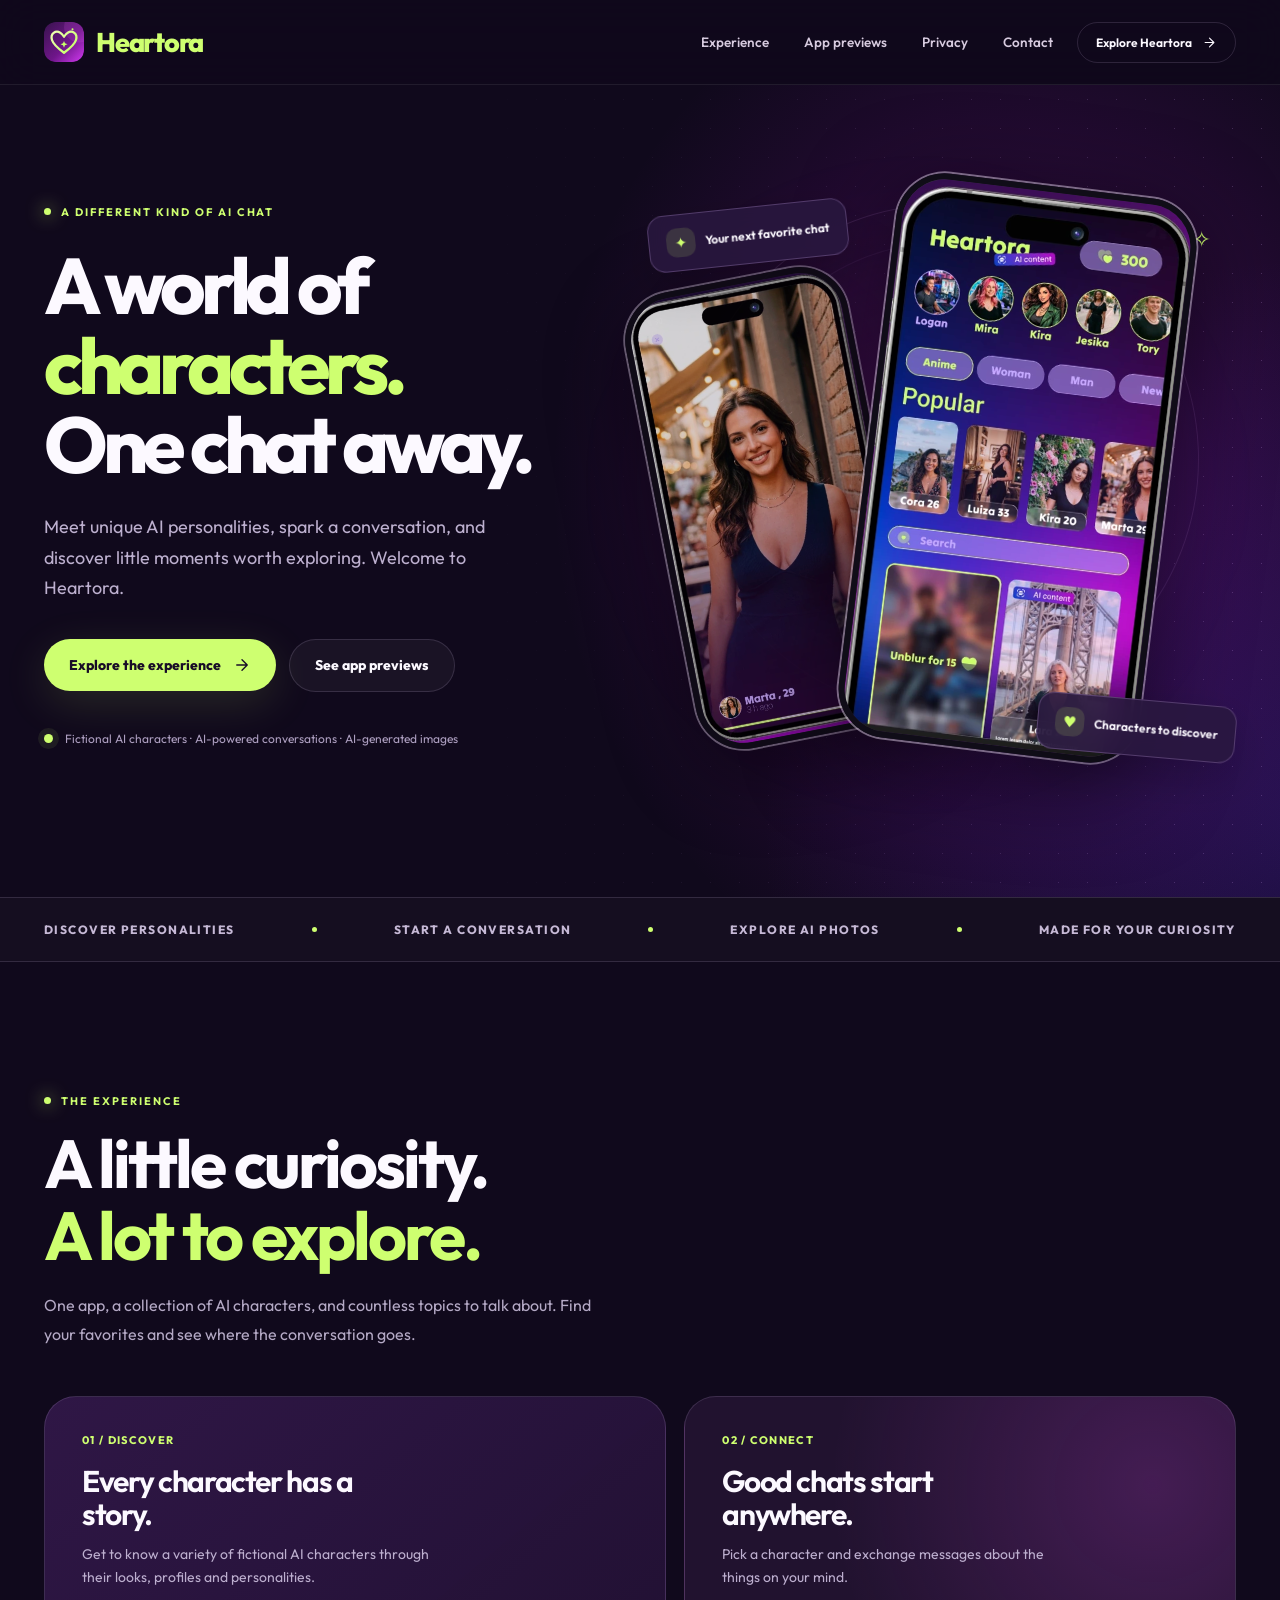
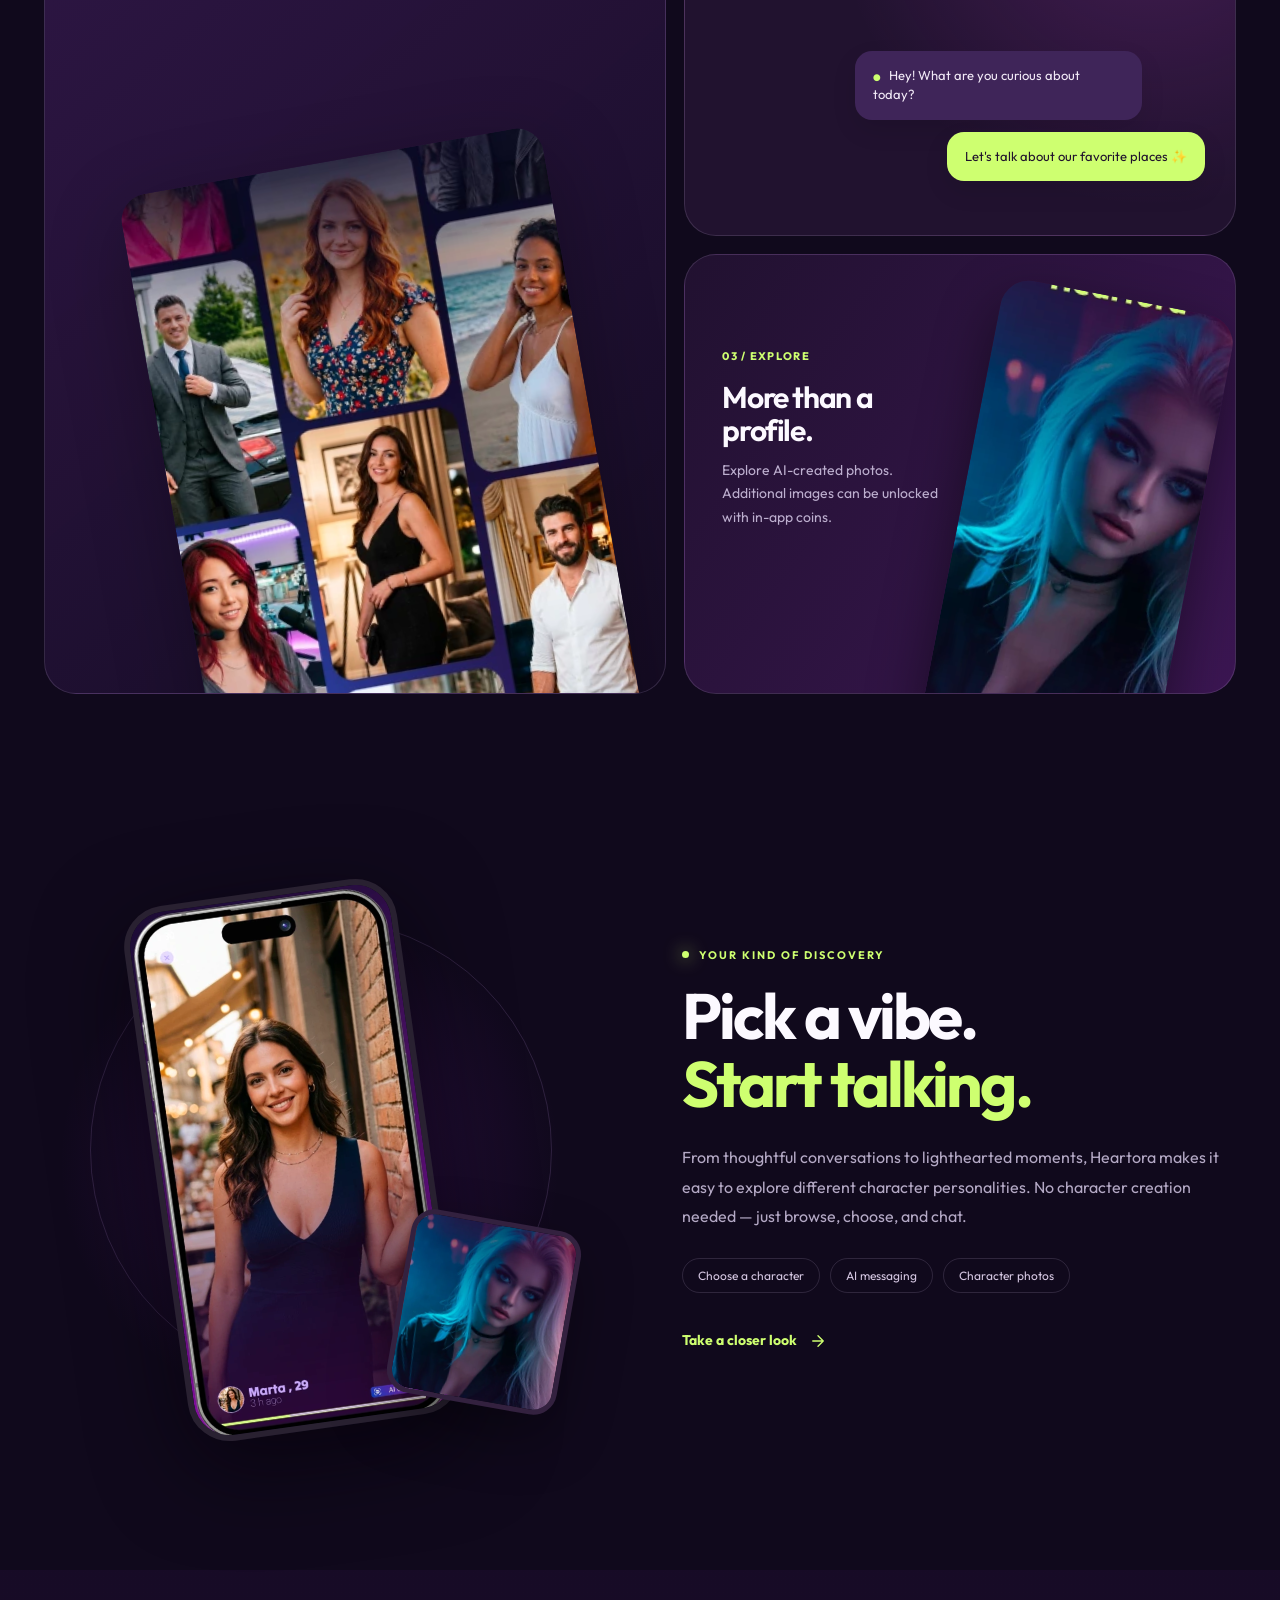
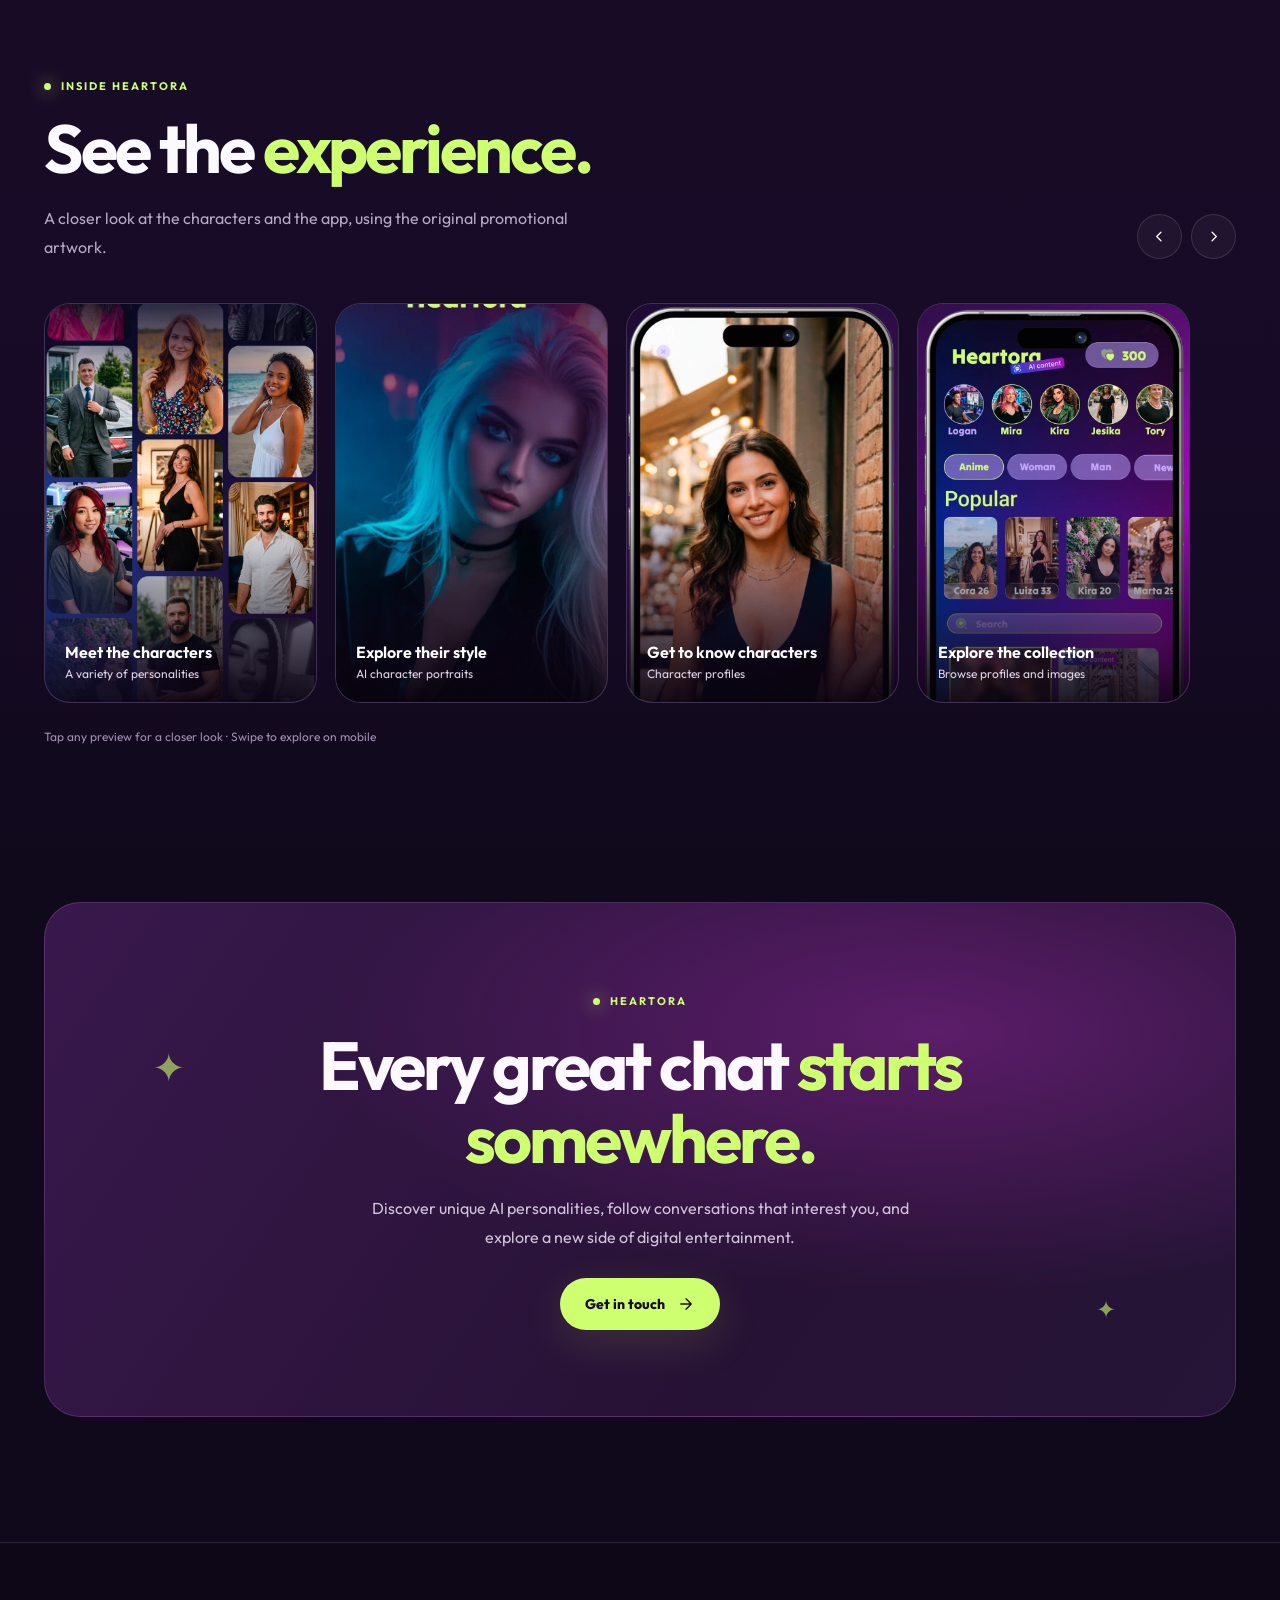
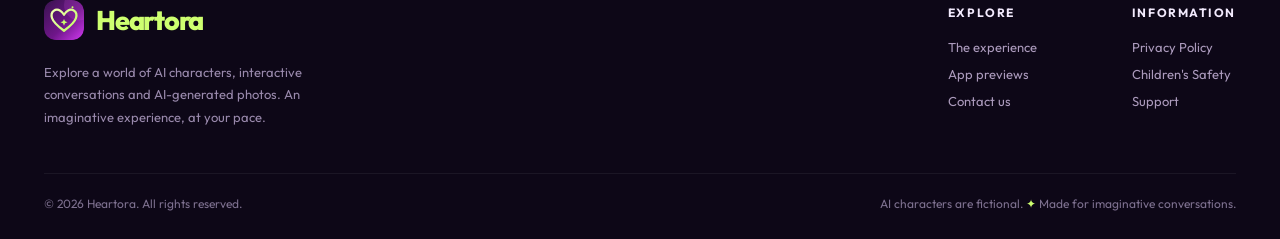
<file: index.html>
<!doctype html>
<html lang="en">
<head>
  <meta charset="utf-8">
  <meta name="viewport" content="width=device-width,initial-scale=1,viewport-fit=cover"/>
  <meta name="theme-color" content="#10091c"/>
  <meta name="color-scheme" content="dark"/>
  <title>Heartora — A World of AI Characters</title>
  <meta name="description" content="Meet AI characters, explore their personalities, enjoy interactive conversations and browse AI-generated photos in Heartora."/>
  <meta property="og:type" content="website"/>
  <meta property="og:site_name" content="Heartora"/>
  <meta property="og:title" content="Heartora — A World of AI Characters"/>
  <meta property="og:description" content="Meet AI characters, explore their personalities, enjoy interactive conversations and browse AI-generated photos in Heartora."/>
  <meta property="og:image" content="/assets/img/social-preview.jpg"/>
  <meta name="twitter:card" content="summary_large_image"/>
  <link rel="icon" type="image/svg+xml" href="/assets/img/brand-mark.svg"/>
  <link rel="icon" type="image/png" href="/assets/img/favicon.png"/>
  <link rel="apple-touch-icon" href="/assets/img/apple-touch-icon.png"/>
  <link rel="preconnect" href="https://fonts.googleapis.com"/>
  <link rel="preconnect" href="https://fonts.gstatic.com" crossorigin/>
  <link rel="stylesheet" href="/assets/css/style.css"/>
  <script src="/assets/js/site-config.js" defer></script>
  <script src="/assets/js/main.js" defer></script>
</head>
<body>
  <a class="skip-link" href="#main">Skip to content</a>
  <header class="site-header">
    <div class="container header-inner">
      <a class="logo" href="/" aria-label="Heartora home">
        <img class="logo-icon" src="/assets/img/brand-mark.svg" alt="" width="40" height="40"/>
        <span class="logo-text">Heartora</span>
      </a>
      <nav class="nav" id="primary-nav" aria-label="Main navigation">
        <a href="/#experience">Experience</a>
        <a href="/#previews">App previews</a>
        <a href="/privacy-policy" >Privacy</a>
        <a href="/contact-us" >Contact</a>
      </nav>
      <a class="header-action" data-store-cta href="/#experience">
        Explore Heartora
        <svg aria-hidden="true" viewBox="0 0 24 24" fill="none" stroke="currentColor" stroke-width="1.8" stroke-linecap="round" stroke-linejoin="round"><path d="M5 12h14m-7-7 7 7-7 7"/></svg>
      </a>
      <button class="menu-toggle" type="button" aria-label="Open menu" aria-controls="primary-nav" aria-expanded="false">
        <svg class="hamburger" viewBox="0 0 24 24" fill="none" stroke="currentColor" stroke-width="2" stroke-linecap="round"><path d="M4 7h16M4 12h16M4 17h16"/></svg>
        <svg class="x" viewBox="0 0 24 24" fill="none" stroke="currentColor" stroke-width="2" stroke-linecap="round"><path d="M5 5l14 14M19 5 5 19"/></svg>
      </button>
    </div>
  </header>
  <main id="main">
    <section class="hero">
      <div class="container hero-grid">
        <div class="hero-copy">
          <div class="eyebrow"><span class="dot"></span> A DIFFERENT KIND OF AI CHAT</div>
          <h1><span class="line">A world of</span><span class="line display-accent">characters.</span><span class="line">One chat away.</span></h1>
          <p class="lead">Meet unique AI personalities, spark a conversation, and discover little moments worth exploring. Welcome to Heartora.</p>
          <div class="hero-actions">
            <a class="button button-primary" data-store-cta href="#experience">Explore the experience <svg aria-hidden="true" viewBox="0 0 24 24" fill="none" stroke="currentColor" stroke-width="1.8" stroke-linecap="round" stroke-linejoin="round"><path d="M5 12h14m-7-7 7 7-7 7"/></svg></a>
            <a class="button button-outline" href="#previews">See app previews</a>
          </div>
          <div class="hero-proof"><span class="proof-dot"></span><span>Fictional AI characters · AI-powered conversations · AI-generated images</span></div>
        </div>
        <div class="hero-stage" aria-label="Heartora app screenshots featuring character profiles and the character browser">
          <div class="stage-orbit"></div>
          <div class="stage-glow"></div>
          <div class="phone phone-secondary"><img src="/assets/img/marta-preview.webp" alt="Preview of a Heartora AI character profile" fetchpriority="high"/></div>
          <div class="phone phone-main"><img src="/assets/img/discover-preview.webp" alt="Heartora app preview showing a gallery of available AI characters" fetchpriority="high"/></div>
          <div class="floating-note note-one"><span class="note-icon">✦</span> Your next favorite chat</div>
          <div class="floating-note note-two"><span class="note-icon">♥</span> Characters to discover</div>
          <span class="star star-one" aria-hidden="true">✧</span>
          <span class="star star-two" aria-hidden="true">✦</span>
        </div>
      </div>
    </section>
    <div class="marquee-line">
      <div class="container marquee-inner">
        <span>Discover personalities</span><i></i><span>Start a conversation</span><i></i><span>Explore AI photos</span><i></i><span>Made for your curiosity</span>
      </div>
    </div>
    <section class="section" id="experience">
      <div class="container">
        <div class="section-head reveal">
          <span class="eyebrow"><span class="dot"></span> THE EXPERIENCE</span>
          <h2 class="section-title">A little curiosity.<br/><span class="display-accent">A lot to explore.</span></h2>
          <p class="section-intro">One app, a collection of AI characters, and countless topics to talk about. Find your favorites and see where the conversation goes.</p>
        </div>
        <div class="feature-grid">
          <article class="feature-card large reveal">
            <div class="feature-copy">
              <div class="feature-count">01 / DISCOVER</div>
              <h3>Every character has a story.</h3>
              <p>Get to know a variety of fictional AI characters through their looks, profiles and personalities.</p>
            </div>
            <div class="feature-media"><img src="/assets/img/characters-collage.webp" alt="A collage of different Heartora characters from the app's original promo artwork" loading="lazy"/></div>
          </article>
          <article class="feature-card chat-card reveal delay-1">
            <div class="feature-copy">
              <div class="feature-count">02 / CONNECT</div>
              <h3>Good chats start anywhere.</h3>
              <p>Pick a character and exchange messages about the things on your mind.</p>
            </div>
            <div class="chat-window" aria-label="Illustrative example of an AI conversation">
              <div class="chat-message ai">Hey! What are you curious about today?</div>
              <div class="chat-message user">Let's talk about our favorite places ✨</div>
            </div>
          </article>
          <article class="feature-card photo-card reveal delay-2">
            <div class="feature-copy">
              <div class="feature-count">03 / EXPLORE</div>
              <h3>More than a profile.</h3>
              <p>Explore AI-created photos. Additional images can be unlocked with in-app coins.</p>
            </div>
            <div class="photo-thumb"><img src="/assets/img/neon-character.webp" alt="An AI character portrait from the supplied Heartora onboarding artwork" loading="lazy"/></div>
          </article>
        </div>
      </div>
    </section>
    <section class="spotlight">
      <div class="container spotlight-inner">
        <div class="spotlight-visual reveal">
          <div class="spotlight-shot"><img src="/assets/img/marta-preview.webp" alt="AI character photo preview from Heartora" loading="lazy"/></div>
          <div class="spotlight-mini"><img src="/assets/img/neon-character.webp" alt="Second AI character portrait from Heartora" loading="lazy"/></div>
        </div>
        <div class="spotlight-copy reveal delay-1">
          <div class="eyebrow"><span class="dot"></span> YOUR KIND OF DISCOVERY</div>
          <h2 class="section-title">Pick a vibe.<br/><span class="display-accent">Start talking.</span></h2>
          <p>From thoughtful conversations to lighthearted moments, Heartora makes it easy to explore different character personalities. No character creation needed — just browse, choose, and chat.</p>
          <div class="pill-row"><span class="pill">Choose a character</span><span class="pill">AI messaging</span><span class="pill">Character photos</span></div>
          <a class="button button-minor" href="#previews">Take a closer look <svg aria-hidden="true" viewBox="0 0 24 24" fill="none" stroke="currentColor" stroke-width="1.8" stroke-linecap="round" stroke-linejoin="round"><path d="M5 12h14m-7-7 7 7-7 7"/></svg></a>
        </div>
      </div>
    </section>
    <section class="gallery-section" id="previews">
      <div class="container">
        <div class="gallery-top">
          <div class="section-head reveal">
            <span class="eyebrow"><span class="dot"></span> INSIDE HEARTORA</span>
            <h2 class="section-title">See the <span class="display-accent">experience.</span></h2>
            <p class="section-intro">A closer look at the characters and the app, using the original promotional artwork.</p>
          </div>
          <div class="gallery-controls">
            <button class="icon-button" type="button" data-scroll="prev" aria-label="Previous previews"><svg aria-hidden="true" viewBox="0 0 24 24" fill="none" stroke="currentColor" stroke-width="1.8" stroke-linecap="round" stroke-linejoin="round"><path d="m14 6-6 6 6 6"/></svg></button>
            <button class="icon-button" type="button" data-scroll="next" aria-label="Next previews"><svg aria-hidden="true" viewBox="0 0 24 24" fill="none" stroke="currentColor" stroke-width="1.8" stroke-linecap="round" stroke-linejoin="round"><path d="m10 6 6 6-6 6"/></svg></button>
          </div>
        </div>
        <div class="gallery-track" id="gallery-track" tabindex="0" aria-label="Heartora app preview gallery">
          <button class="gallery-tile" type="button" data-preview="/assets/img/characters-collage.webp" data-caption="Meet the characters"><img src="/assets/img/characters-collage.webp" alt="Collage of available character portraits" loading="lazy"/><span class="gallery-caption"><strong>Meet the characters</strong><small>A variety of personalities</small></span></button>
          <button class="gallery-tile" type="button" data-preview="/assets/img/neon-character.webp" data-caption="Explore their style"><img src="/assets/img/neon-character.webp" alt="Neon-lit character portrait from Heartora" loading="lazy"/><span class="gallery-caption"><strong>Explore their style</strong><small>AI character portraits</small></span></button>
          <button class="gallery-tile" type="button" data-preview="/assets/img/marta-preview.webp" data-caption="Get to know characters"><img src="/assets/img/marta-preview.webp" alt="AI character profile in the Heartora app" loading="lazy"/><span class="gallery-caption"><strong>Get to know characters</strong><small>Character profiles</small></span></button>
          <button class="gallery-tile" type="button" data-preview="/assets/img/discover-preview.webp" data-caption="Explore the collection"><img src="/assets/img/discover-preview.webp" alt="Heartora character browsing screen" loading="lazy"/><span class="gallery-caption"><strong>Explore the collection</strong><small>Browse profiles and images</small></span></button>
        </div>
        <p class="gallery-hint">Tap any preview for a closer look · Swipe to explore on mobile</p>
      </div>
    </section>
    <section class="cta-wrap">
      <div class="container">
        <div class="cta-panel reveal">
          <span class="eyebrow"><span class="dot"></span> HEARTORA</span>
          <h2>Every great chat <span class="display-accent">starts somewhere.</span></h2>
          <p>Discover unique AI personalities, follow conversations that interest you, and explore a new side of digital entertainment.</p>
          <a class="button button-primary" data-store-cta href="/contact-us">Get in touch <svg aria-hidden="true" viewBox="0 0 24 24" fill="none" stroke="currentColor" stroke-width="1.8" stroke-linecap="round" stroke-linejoin="round"><path d="M5 12h14m-7-7 7 7-7 7"/></svg></a>
        </div>
      </div>
    </section>
    <dialog class="preview-dialog" id="preview-dialog" aria-label="App preview">
      <div class="dialog-top">
        <strong id="dialog-caption">Heartora preview</strong>
        <button class="dialog-close" type="button" id="dialog-close" aria-label="Close preview">×</button>
      </div>
      <img id="dialog-image" alt="Enlarged Heartora app preview" src="/assets/img/marta-preview.webp"/>
    </dialog>
  </main>
  <footer class="site-footer">
    <div class="container">
      <div class="footer-main">
        <div class="footer-brand">
          <a class="logo" href="/" aria-label="Heartora home">
            <img class="logo-icon" src="/assets/img/brand-mark.svg" alt="" width="40" height="40"/>
            <span class="logo-text">Heartora</span>
          </a>
          <p>Explore a world of AI characters, interactive conversations and AI-generated photos. An imaginative experience, at your pace.</p>
        </div>
        <div class="footer-columns">
          <div class="footer-group">
            <h4>Explore</h4>
            <a href="/#experience">The experience</a>
            <a href="/#previews">App previews</a>
            <a href="/contact-us">Contact us</a>
          </div>
          <div class="footer-group">
            <h4>Information</h4>
            <a href="/privacy-policy">Privacy Policy</a>
            <a href="/children">Children's Safety</a>
            <a href="/contact-us">Support</a>
          </div>
        </div>
      </div>
      <div class="footer-bottom">
        <span>© <span data-year>2026</span> Heartora. All rights reserved.</span>
        <span>AI characters are fictional. <span class="mark">✦</span> Made for imaginative conversations.</span>
      </div>
    </div>
  </footer>
</body>
</html>
</file>
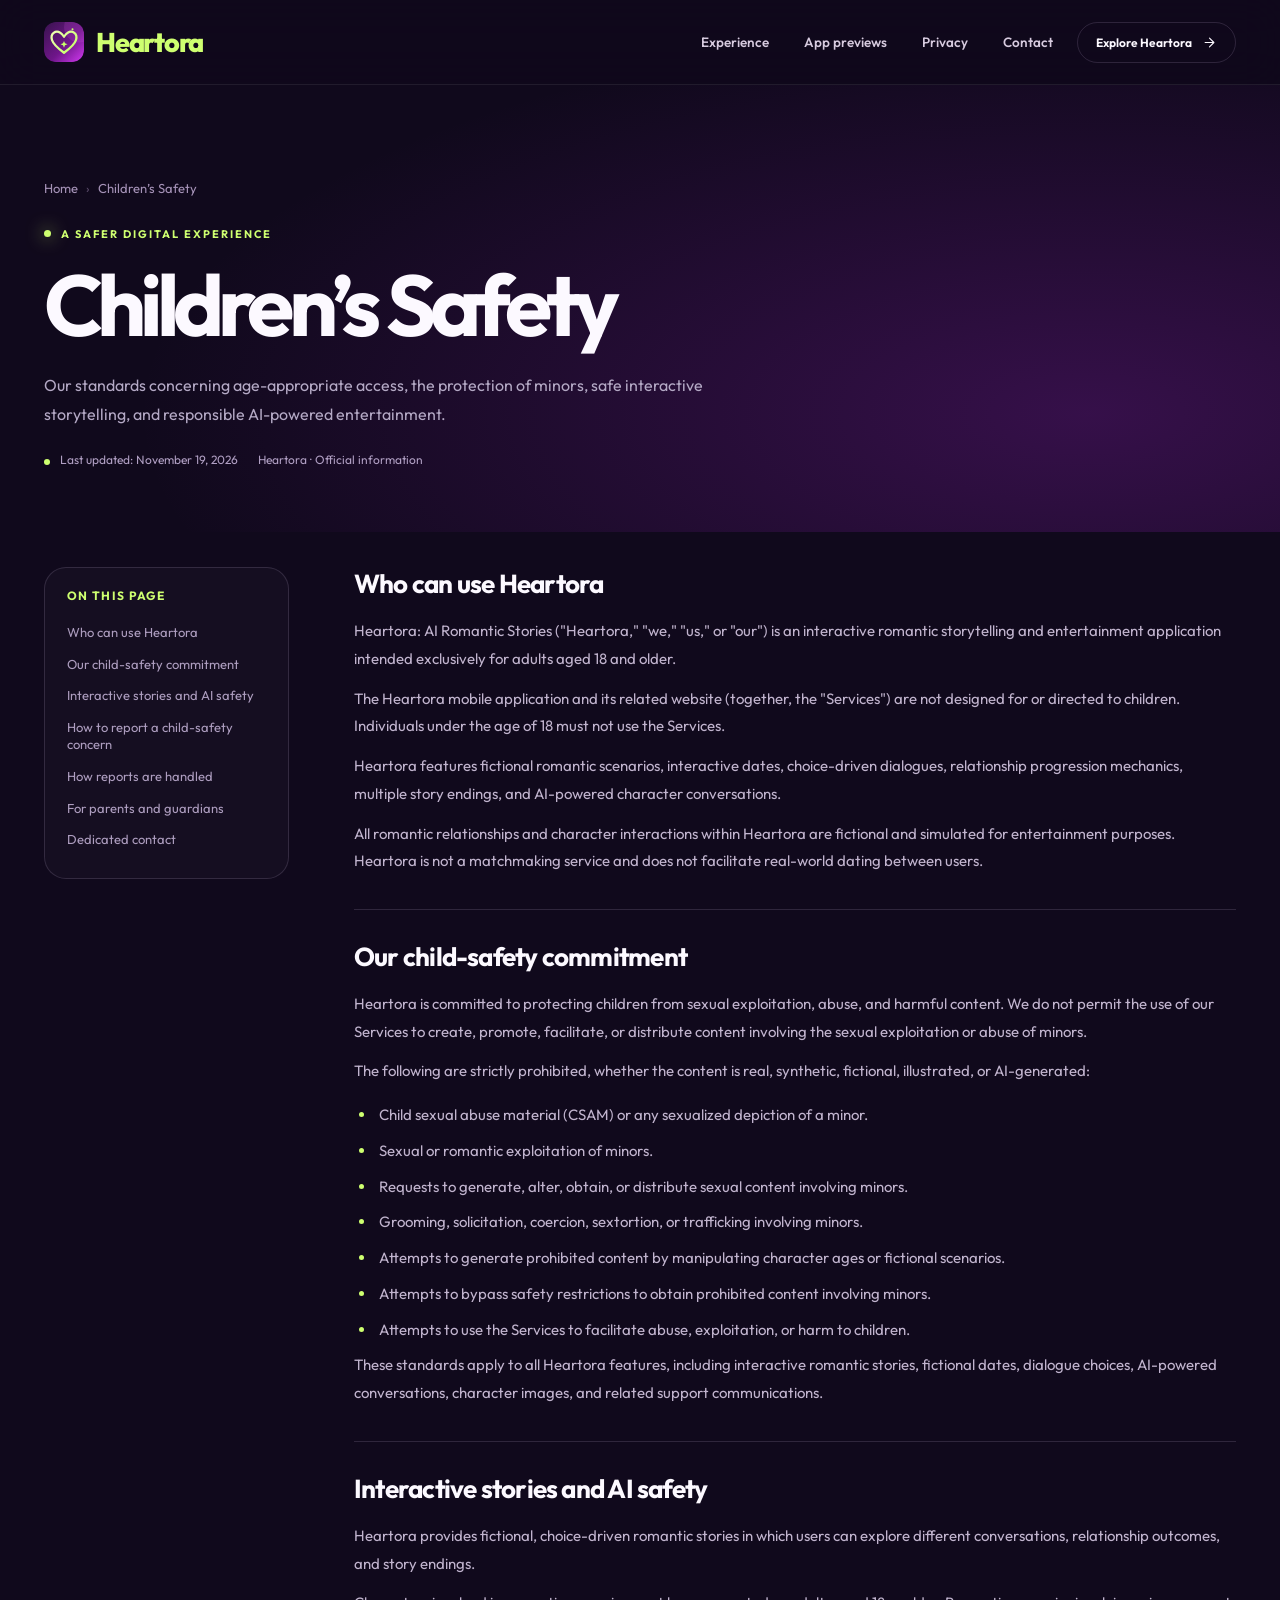
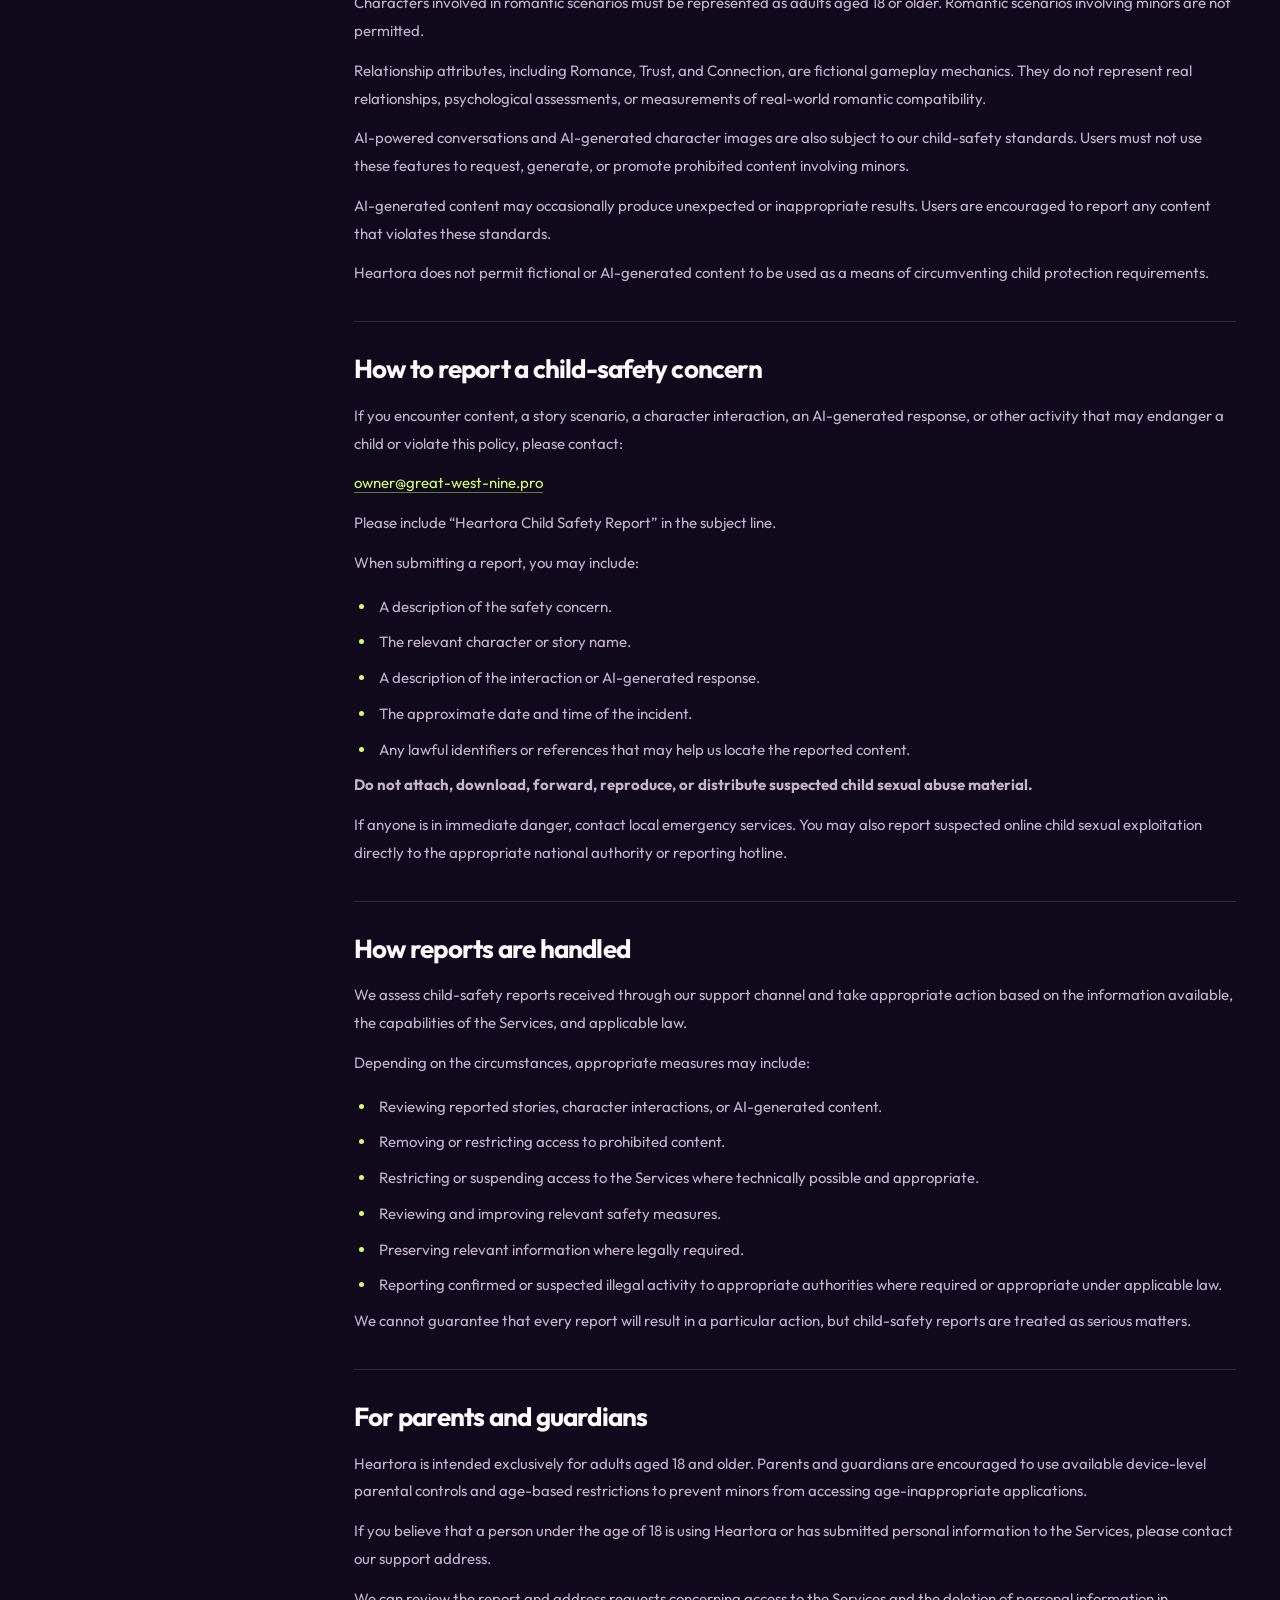
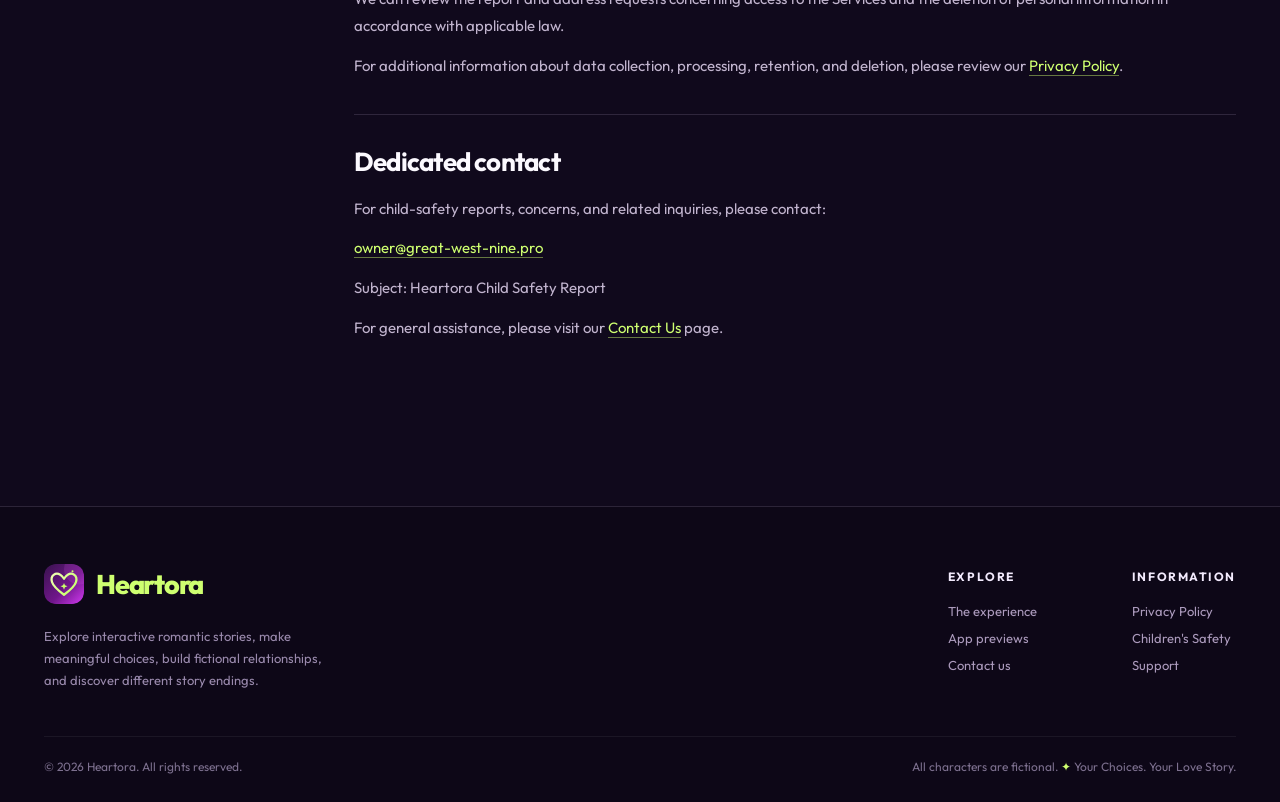
<file: children/index.html>
<!doctype html>
<html lang="en">
<head>
  <meta charset="utf-8">
  <meta name="viewport" content="width=device-width,initial-scale=1,viewport-fit=cover"/>
  <meta name="theme-color" content="#10091c"/>
  <meta name="color-scheme" content="dark"/>
  <title>Children’s Safety | Heartora</title>
  <meta name="description" content="Learn about Heartora: AI Romantic Stories, our age requirements, child protection standards, and how to report child-safety concerns."/>
  <meta property="og:type" content="website"/>
  <meta property="og:site_name" content="Heartora"/>
  <meta property="og:title" content="Children’s Safety | Heartora"/>
  <meta property="og:description" content="Heartora's age requirements, child protection standards, and safety policies for interactive romantic stories and AI-powered conversations."/>
  <meta property="og:image" content="/assets/img/social-preview.jpg"/>
  <meta name="twitter:card" content="summary_large_image"/>
  <link rel="icon" type="image/svg+xml" href="/assets/img/brand-mark.svg"/>
  <link rel="icon" type="image/png" href="/assets/img/favicon.png"/>
  <link rel="apple-touch-icon" href="/assets/img/apple-touch-icon.png"/>
  <link rel="preconnect" href="https://fonts.googleapis.com"/>
  <link rel="preconnect" href="https://fonts.gstatic.com" crossorigin/>
  <link rel="stylesheet" href="/assets/css/style.css"/>
  <script src="/assets/js/site-config.js" defer></script>
  <script src="/assets/js/main.js" defer></script>
</head>
<body>
  <a class="skip-link" href="#main">Skip to content</a>
  <header class="site-header">
    <div class="container header-inner">
      <a class="logo" href="/" aria-label="Heartora home">
        <img class="logo-icon" src="/assets/img/brand-mark.svg" alt="" width="40" height="40"/>
        <span class="logo-text">Heartora</span>
      </a>

      <nav class="nav" id="primary-nav" aria-label="Main navigation">
        <a href="/#experience">Experience</a>
        <a href="/#previews">App previews</a>
        <a href="/privacy-policy">Privacy</a>
        <a href="/contact-us">Contact</a>
      </nav>

      <a class="header-action" data-store-cta href="/#experience">
        Explore Heartora
        <svg aria-hidden="true" viewBox="0 0 24 24" fill="none" stroke="currentColor" stroke-width="1.8" stroke-linecap="round" stroke-linejoin="round">
          <path d="M5 12h14m-7-7 7 7-7 7"/>
        </svg>
      </a>

      <button class="menu-toggle" type="button" aria-label="Open menu" aria-controls="primary-nav" aria-expanded="false">
        <svg class="hamburger" viewBox="0 0 24 24" fill="none" stroke="currentColor" stroke-width="2" stroke-linecap="round">
          <path d="M4 7h16M4 12h16M4 17h16"/>
        </svg>
        <svg class="x" viewBox="0 0 24 24" fill="none" stroke="currentColor" stroke-width="2" stroke-linecap="round">
          <path d="M5 5l14 14M19 5 5 19"/>
        </svg>
      </button>
    </div>
  </header>

  <main id="main">
    <div class="page-intro">
      <div class="container">
        <div class="breadcrumbs">
          <a href="/">Home</a><span>›</span>Children’s Safety
        </div>

        <span class="eyebrow">
          <span class="dot"></span> A SAFER DIGITAL EXPERIENCE
        </span>

        <h1>Children’s Safety</h1>

        <p>Our standards concerning age-appropriate access, the protection of minors, safe interactive storytelling, and responsible AI-powered entertainment.</p>

        <div class="meta-row">
          <span><span class="circle"></span> Last updated: November 19, 2026</span>
          <span>Heartora · Official information</span>
        </div>
      </div>
    </div>

    <div class="legal-section">
      <div class="container legal-layout">

        <aside class="legal-toc" aria-label="Page contents">
          <h2>On this page</h2>
          <a href="#who">Who can use Heartora</a>
          <a href="#commitment">Our child-safety commitment</a>
          <a href="#stories">Interactive stories and AI safety</a>
          <a href="#reports">How to report a child-safety concern</a>
          <a href="#response">How reports are handled</a>
          <a href="#parents">For parents and guardians</a>
          <a href="#contact">Dedicated contact</a>
        </aside>

        <article class="legal-content">

          <section id="who">
            <h2>Who can use Heartora</h2>

            <p>Heartora: AI Romantic Stories ("Heartora," "we," "us," or "our") is an interactive romantic storytelling and entertainment application intended exclusively for adults aged 18 and older.</p>

            <p>The Heartora mobile application and its related website (together, the "Services") are not designed for or directed to children. Individuals under the age of 18 must not use the Services.</p>

            <p>Heartora features fictional romantic scenarios, interactive dates, choice-driven dialogues, relationship progression mechanics, multiple story endings, and AI-powered character conversations.</p>

            <p>All romantic relationships and character interactions within Heartora are fictional and simulated for entertainment purposes. Heartora is not a matchmaking service and does not facilitate real-world dating between users.</p>
          </section>

          <section id="commitment">
            <h2>Our child-safety commitment</h2>

            <p>Heartora is committed to protecting children from sexual exploitation, abuse, and harmful content. We do not permit the use of our Services to create, promote, facilitate, or distribute content involving the sexual exploitation or abuse of minors.</p>

            <p>The following are strictly prohibited, whether the content is real, synthetic, fictional, illustrated, or AI-generated:</p>

            <ul>
              <li>Child sexual abuse material (CSAM) or any sexualized depiction of a minor.</li>
              <li>Sexual or romantic exploitation of minors.</li>
              <li>Requests to generate, alter, obtain, or distribute sexual content involving minors.</li>
              <li>Grooming, solicitation, coercion, sextortion, or trafficking involving minors.</li>
              <li>Attempts to generate prohibited content by manipulating character ages or fictional scenarios.</li>
              <li>Attempts to bypass safety restrictions to obtain prohibited content involving minors.</li>
              <li>Attempts to use the Services to facilitate abuse, exploitation, or harm to children.</li>
            </ul>

            <p>These standards apply to all Heartora features, including interactive romantic stories, fictional dates, dialogue choices, AI-powered conversations, character images, and related support communications.</p>
          </section>

          <section id="stories">
            <h2>Interactive stories and AI safety</h2>

            <p>Heartora provides fictional, choice-driven romantic stories in which users can explore different conversations, relationship outcomes, and story endings.</p>

            <p>Characters involved in romantic scenarios must be represented as adults aged 18 or older. Romantic scenarios involving minors are not permitted.</p>

            <p>Relationship attributes, including Romance, Trust, and Connection, are fictional gameplay mechanics. They do not represent real relationships, psychological assessments, or measurements of real-world romantic compatibility.</p>

            <p>AI-powered conversations and AI-generated character images are also subject to our child-safety standards. Users must not use these features to request, generate, or promote prohibited content involving minors.</p>

            <p>AI-generated content may occasionally produce unexpected or inappropriate results. Users are encouraged to report any content that violates these standards.</p>

            <p>Heartora does not permit fictional or AI-generated content to be used as a means of circumventing child protection requirements.</p>
          </section>

          <section id="reports">
            <h2>How to report a child-safety concern</h2>

            <p>If you encounter content, a story scenario, a character interaction, an AI-generated response, or other activity that may endanger a child or violate this policy, please contact:</p>

            <p>
              <a href="mailto:owner@great-west-nine.pro?subject=Heartora%20Child%20Safety%20Report">owner@great-west-nine.pro</a>
            </p>

            <p>Please include “Heartora Child Safety Report” in the subject line.</p>

            <p>When submitting a report, you may include:</p>

            <ul>
              <li>A description of the safety concern.</li>
              <li>The relevant character or story name.</li>
              <li>A description of the interaction or AI-generated response.</li>
              <li>The approximate date and time of the incident.</li>
              <li>Any lawful identifiers or references that may help us locate the reported content.</li>
            </ul>

            <p><strong>Do not attach, download, forward, reproduce, or distribute suspected child sexual abuse material.</strong></p>

            <p>If anyone is in immediate danger, contact local emergency services. You may also report suspected online child sexual exploitation directly to the appropriate national authority or reporting hotline.</p>
          </section>

          <section id="response">
            <h2>How reports are handled</h2>

            <p>We assess child-safety reports received through our support channel and take appropriate action based on the information available, the capabilities of the Services, and applicable law.</p>

            <p>Depending on the circumstances, appropriate measures may include:</p>

            <ul>
              <li>Reviewing reported stories, character interactions, or AI-generated content.</li>
              <li>Removing or restricting access to prohibited content.</li>
              <li>Restricting or suspending access to the Services where technically possible and appropriate.</li>
              <li>Reviewing and improving relevant safety measures.</li>
              <li>Preserving relevant information where legally required.</li>
              <li>Reporting confirmed or suspected illegal activity to appropriate authorities where required or appropriate under applicable law.</li>
            </ul>

            <p>We cannot guarantee that every report will result in a particular action, but child-safety reports are treated as serious matters.</p>
          </section>

          <section id="parents">
            <h2>For parents and guardians</h2>

            <p>Heartora is intended exclusively for adults aged 18 and older. Parents and guardians are encouraged to use available device-level parental controls and age-based restrictions to prevent minors from accessing age-inappropriate applications.</p>

            <p>If you believe that a person under the age of 18 is using Heartora or has submitted personal information to the Services, please contact our support address.</p>

            <p>We can review the report and address requests concerning access to the Services and the deletion of personal information in accordance with applicable law.</p>

            <p>For additional information about data collection, processing, retention, and deletion, please review our <a href="/privacy-policy">Privacy Policy</a>.</p>
          </section>

          <section id="contact">
            <h2>Dedicated contact</h2>

            <p>For child-safety reports, concerns, and related inquiries, please contact:</p>

            <p>
              <a href="mailto:owner@great-west-nine.pro?subject=Heartora%20Child%20Safety%20Report">owner@great-west-nine.pro</a>
            </p>

            <p>Subject: Heartora Child Safety Report</p>

            <p>For general assistance, please visit our <a href="/contact-us">Contact Us</a> page.</p>
          </section>

        </article>
      </div>
    </div>
  </main>

  <footer class="site-footer">
    <div class="container">
      <div class="footer-main">
        <div class="footer-brand">

          <a class="logo" href="/" aria-label="Heartora home">
            <img class="logo-icon" src="/assets/img/brand-mark.svg" alt="" width="40" height="40"/>
            <span class="logo-text">Heartora</span>
          </a>

          <p>Explore interactive romantic stories, make meaningful choices, build fictional relationships, and discover different story endings.</p>
        </div>

        <div class="footer-columns">
          <div class="footer-group">
            <h4>Explore</h4>
            <a href="/#experience">The experience</a>
            <a href="/#previews">App previews</a>
            <a href="/contact-us">Contact us</a>
          </div>

          <div class="footer-group">
            <h4>Information</h4>
            <a href="/privacy-policy">Privacy Policy</a>
            <a href="/children">Children's Safety</a>
            <a href="/contact-us">Support</a>
          </div>
        </div>
      </div>

      <div class="footer-bottom">
        <span>© <span data-year>2026</span> Heartora. All rights reserved.</span>
        <span>All characters are fictional. <span class="mark">✦</span> Your Choices. Your Love Story.</span>
      </div>
    </div>
  </footer>
</body>
</html>
</file>
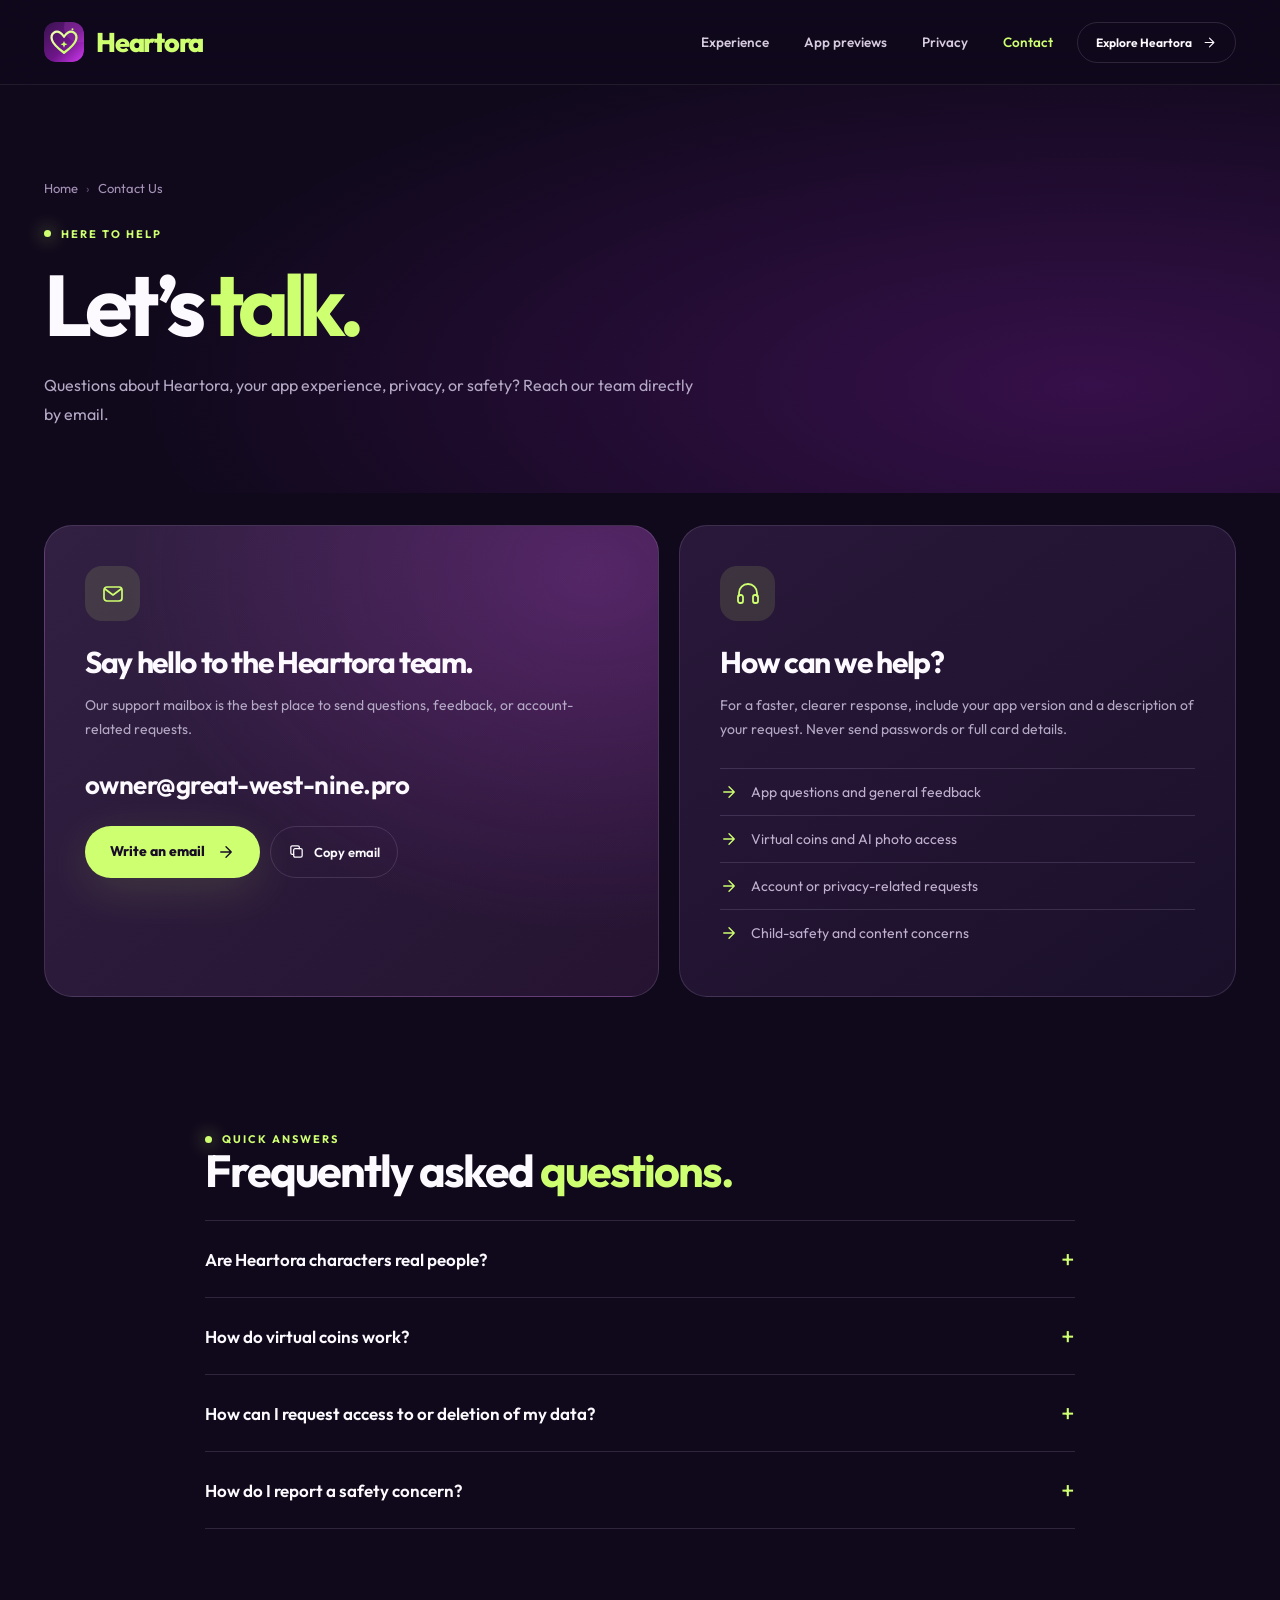
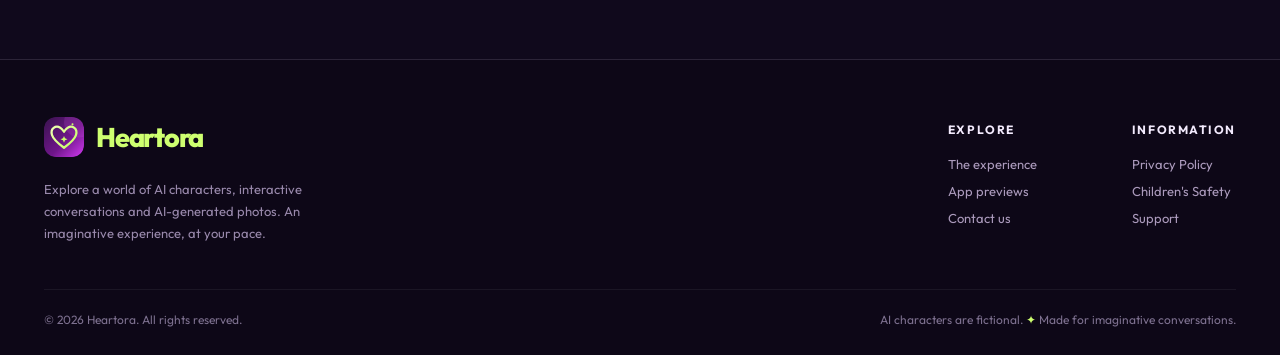
<file: contact-us/index.html>
<!doctype html>
<html lang="en">
<head>
  <meta charset="utf-8">
  <meta name="viewport" content="width=device-width,initial-scale=1,viewport-fit=cover"/>
  <meta name="theme-color" content="#10091c"/>
  <meta name="color-scheme" content="dark"/>
  <title>Contact Us | Heartora</title>
  <meta name="description" content="Contact Heartora support at owner@great-west-nine.pro for questions about the app, data, or safety."/>
  <meta property="og:type" content="website"/>
  <meta property="og:site_name" content="Heartora"/>
  <meta property="og:title" content="Contact Us | Heartora"/>
  <meta property="og:description" content="Contact Heartora support at owner@great-west-nine.pro for questions about the app, data, or safety."/>
  <meta property="og:image" content="/assets/img/social-preview.jpg"/>
  <meta name="twitter:card" content="summary_large_image"/>
  <link rel="icon" type="image/svg+xml" href="/assets/img/brand-mark.svg"/>
  <link rel="icon" type="image/png" href="/assets/img/favicon.png"/>
  <link rel="apple-touch-icon" href="/assets/img/apple-touch-icon.png"/>
  <link rel="preconnect" href="https://fonts.googleapis.com"/>
  <link rel="preconnect" href="https://fonts.gstatic.com" crossorigin/>
  <link rel="stylesheet" href="/assets/css/style.css"/>
  <script src="/assets/js/site-config.js" defer></script>
  <script src="/assets/js/main.js" defer></script>
</head>
<body>
  <a class="skip-link" href="#main">Skip to content</a>
  <header class="site-header">
    <div class="container header-inner">
      <a class="logo" href="/" aria-label="Heartora home"><img class="logo-icon" src="/assets/img/brand-mark.svg" alt="" width="40" height="40"/><span class="logo-text">Heartora</span></a>
      <nav class="nav" id="primary-nav" aria-label="Main navigation"><a href="/#experience">Experience</a><a href="/#previews">App previews</a><a href="/privacy-policy" >Privacy</a><a href="/contact-us" aria-current="page">Contact</a></nav>
      <a class="header-action" data-store-cta href="/#experience">Explore Heartora <svg aria-hidden="true" viewBox="0 0 24 24" fill="none" stroke="currentColor" stroke-width="1.8" stroke-linecap="round" stroke-linejoin="round"><path d="M5 12h14m-7-7 7 7-7 7"/></svg></a>
      <button class="menu-toggle" type="button" aria-label="Open menu" aria-controls="primary-nav" aria-expanded="false"><svg class="hamburger" viewBox="0 0 24 24" fill="none" stroke="currentColor" stroke-width="2" stroke-linecap="round"><path d="M4 7h16M4 12h16M4 17h16"/></svg><svg class="x" viewBox="0 0 24 24" fill="none" stroke="currentColor" stroke-width="2" stroke-linecap="round"><path d="M5 5l14 14M19 5 5 19"/></svg></button>
    </div>
  </header>
  <main id="main">
    <div class="page-intro">
      <div class="container">
        <div class="breadcrumbs"><a href="/">Home</a><span>›</span>Contact Us</div>
        <div class="eyebrow"><span class="dot"></span> HERE TO HELP</div>
        <h1>Let’s <span class="display-accent">talk.</span></h1>
        <p>Questions about Heartora, your app experience, privacy, or safety? Reach our team directly by email.</p>
      </div>
    </div>
    <div class="container contact-grid">
      <section class="contact-panel primary reveal">
        <div class="contact-icon"><svg aria-hidden="true" viewBox="0 0 24 24" fill="none" stroke="currentColor" stroke-width="1.7" stroke-linecap="round" stroke-linejoin="round"><rect x="3" y="5" width="18" height="14" rx="3"/><path d="m4 7 8 6 8-6"/></svg></div>
        <h2>Say hello to the Heartora team.</h2>
        <p>Our support mailbox is the best place to send questions, feedback, or account-related requests.</p>
        <a class="email-link" href="mailto:owner@great-west-nine.pro">owner@great-west-nine.pro</a>
        <div class="contact-actions">
          <a class="button button-primary" href="mailto:owner@great-west-nine.pro?subject=Heartora%20Support%20Request">Write an email <svg aria-hidden="true" viewBox="0 0 24 24" fill="none" stroke="currentColor" stroke-width="1.8" stroke-linecap="round" stroke-linejoin="round"><path d="M5 12h14m-7-7 7 7-7 7"/></svg></a>
          <button class="copy-button" type="button" data-copy-email="owner@great-west-nine.pro"><svg aria-hidden="true" viewBox="0 0 24 24" fill="none" stroke="currentColor" stroke-width="1.8" stroke-linecap="round" stroke-linejoin="round"><rect x="8" y="8" width="12" height="12" rx="2"/><path d="M16 8V6a2 2 0 0 0-2-2H6a2 2 0 0 0-2 2v8a2 2 0 0 0 2 2h2"/></svg><span>Copy email</span></button>
        </div>
      </section>
      <section class="contact-panel reveal delay-1">
        <div class="contact-icon"><svg aria-hidden="true" viewBox="0 0 24 24" fill="none" stroke="currentColor" stroke-width="1.8" stroke-linecap="round" stroke-linejoin="round"><path d="M3 14v-3a9 9 0 0 1 18 0v3"/><rect x="2" y="13" width="5" height="8" rx="2"/><rect x="17" y="13" width="5" height="8" rx="2"/></svg></div>
        <h2>How can we help?</h2>
        <p>For a faster, clearer response, include your app version and a description of your request. Never send passwords or full card details.</p>
        <ul class="contact-support-list">
          <li><svg aria-hidden="true" viewBox="0 0 24 24" fill="none" stroke="currentColor" stroke-width="1.8" stroke-linecap="round" stroke-linejoin="round"><path d="M5 12h14m-7-7 7 7-7 7"/></svg><span>App questions and general feedback</span></li>
          <li><svg aria-hidden="true" viewBox="0 0 24 24" fill="none" stroke="currentColor" stroke-width="1.8" stroke-linecap="round" stroke-linejoin="round"><path d="M5 12h14m-7-7 7 7-7 7"/></svg><span>Virtual coins and AI photo access</span></li>
          <li><svg aria-hidden="true" viewBox="0 0 24 24" fill="none" stroke="currentColor" stroke-width="1.8" stroke-linecap="round" stroke-linejoin="round"><path d="M5 12h14m-7-7 7 7-7 7"/></svg><span>Account or privacy-related requests</span></li>
          <li><svg aria-hidden="true" viewBox="0 0 24 24" fill="none" stroke="currentColor" stroke-width="1.8" stroke-linecap="round" stroke-linejoin="round"><path d="M5 12h14m-7-7 7 7-7 7"/></svg><span>Child-safety and content concerns</span></li>
        </ul>
      </section>
    </div>
    <section class="support-faq">
      <div class="narrow">
        <div class="eyebrow"><span class="dot"></span> QUICK ANSWERS</div>
        <h2 class="section-title">Frequently asked <span class="display-accent">questions.</span></h2>
        <div class="faq-list">
          <details>
            <summary>Are Heartora characters real people?</summary>
            <p>No. Heartora features fictional AI characters. Replies are generated by AI, not sent by human operators acting as the characters.</p>
          </details>
          <details>
            <summary>How do virtual coins work?</summary>
            <p>Heartora provides virtual coins for free. Coins can be used to unlock additional AI-generated photos. No real-money purchases are available.</p>
          </details>
          <details>
            <summary>How can I request access to or deletion of my data?</summary>
            <p>Send your request to <a href="mailto:owner@great-west-nine.pro?subject=Heartora%20Privacy%20Request">owner@great-west-nine.pro</a> with “Heartora Privacy Request” in the subject. We will assess your request in accordance with applicable law.</p>
          </details>
          <details>
            <summary>How do I report a safety concern?</summary>
            <p>Contact our email address and briefly describe the concern. For issues involving minors, see our <a href="/children">Children's Safety page</a>. Do not email illegal imagery.</p>
          </details>
        </div>
      </div>
    </section>
  </main>
  <footer class="site-footer">
    <div class="container">
      <div class="footer-main">
        <div class="footer-brand">
          <a class="logo" href="/" aria-label="Heartora home"><img class="logo-icon" src="/assets/img/brand-mark.svg" alt="" width="40" height="40"/><span class="logo-text">Heartora</span></a>
          <p>Explore a world of AI characters, interactive conversations and AI-generated photos. An imaginative experience, at your pace.</p>
        </div>
        <div class="footer-columns">
          <div class="footer-group"><h4>Explore</h4><a href="/#experience">The experience</a><a href="/#previews">App previews</a><a href="/contact-us">Contact us</a></div>
          <div class="footer-group"><h4>Information</h4><a href="/privacy-policy">Privacy Policy</a><a href="/children">Children's Safety</a><a href="/contact-us">Support</a></div>
        </div>
      </div>
      <div class="footer-bottom"><span>© <span data-year>2026</span> Heartora. All rights reserved.</span><span>AI characters are fictional. <span class="mark">✦</span> Made for imaginative conversations.</span></div>
    </div>
  </footer>
</body>
</html>
</file>
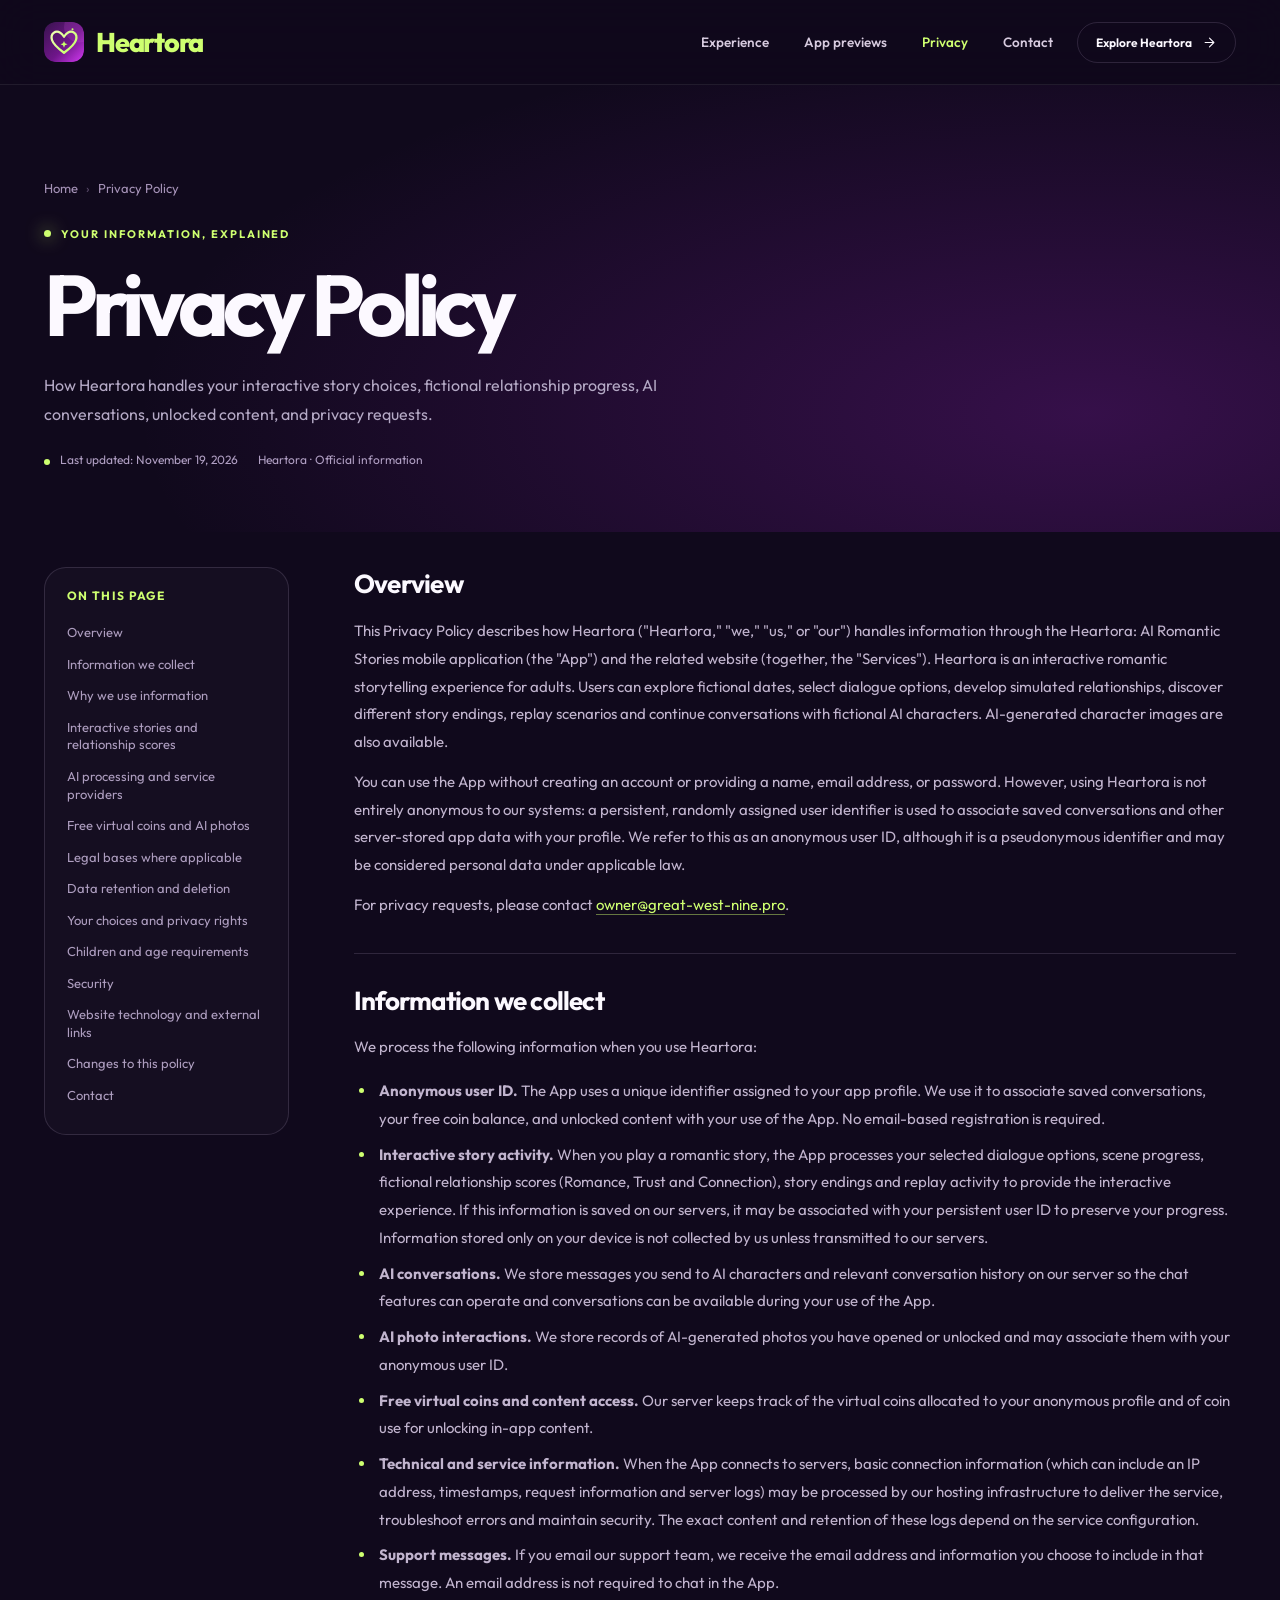
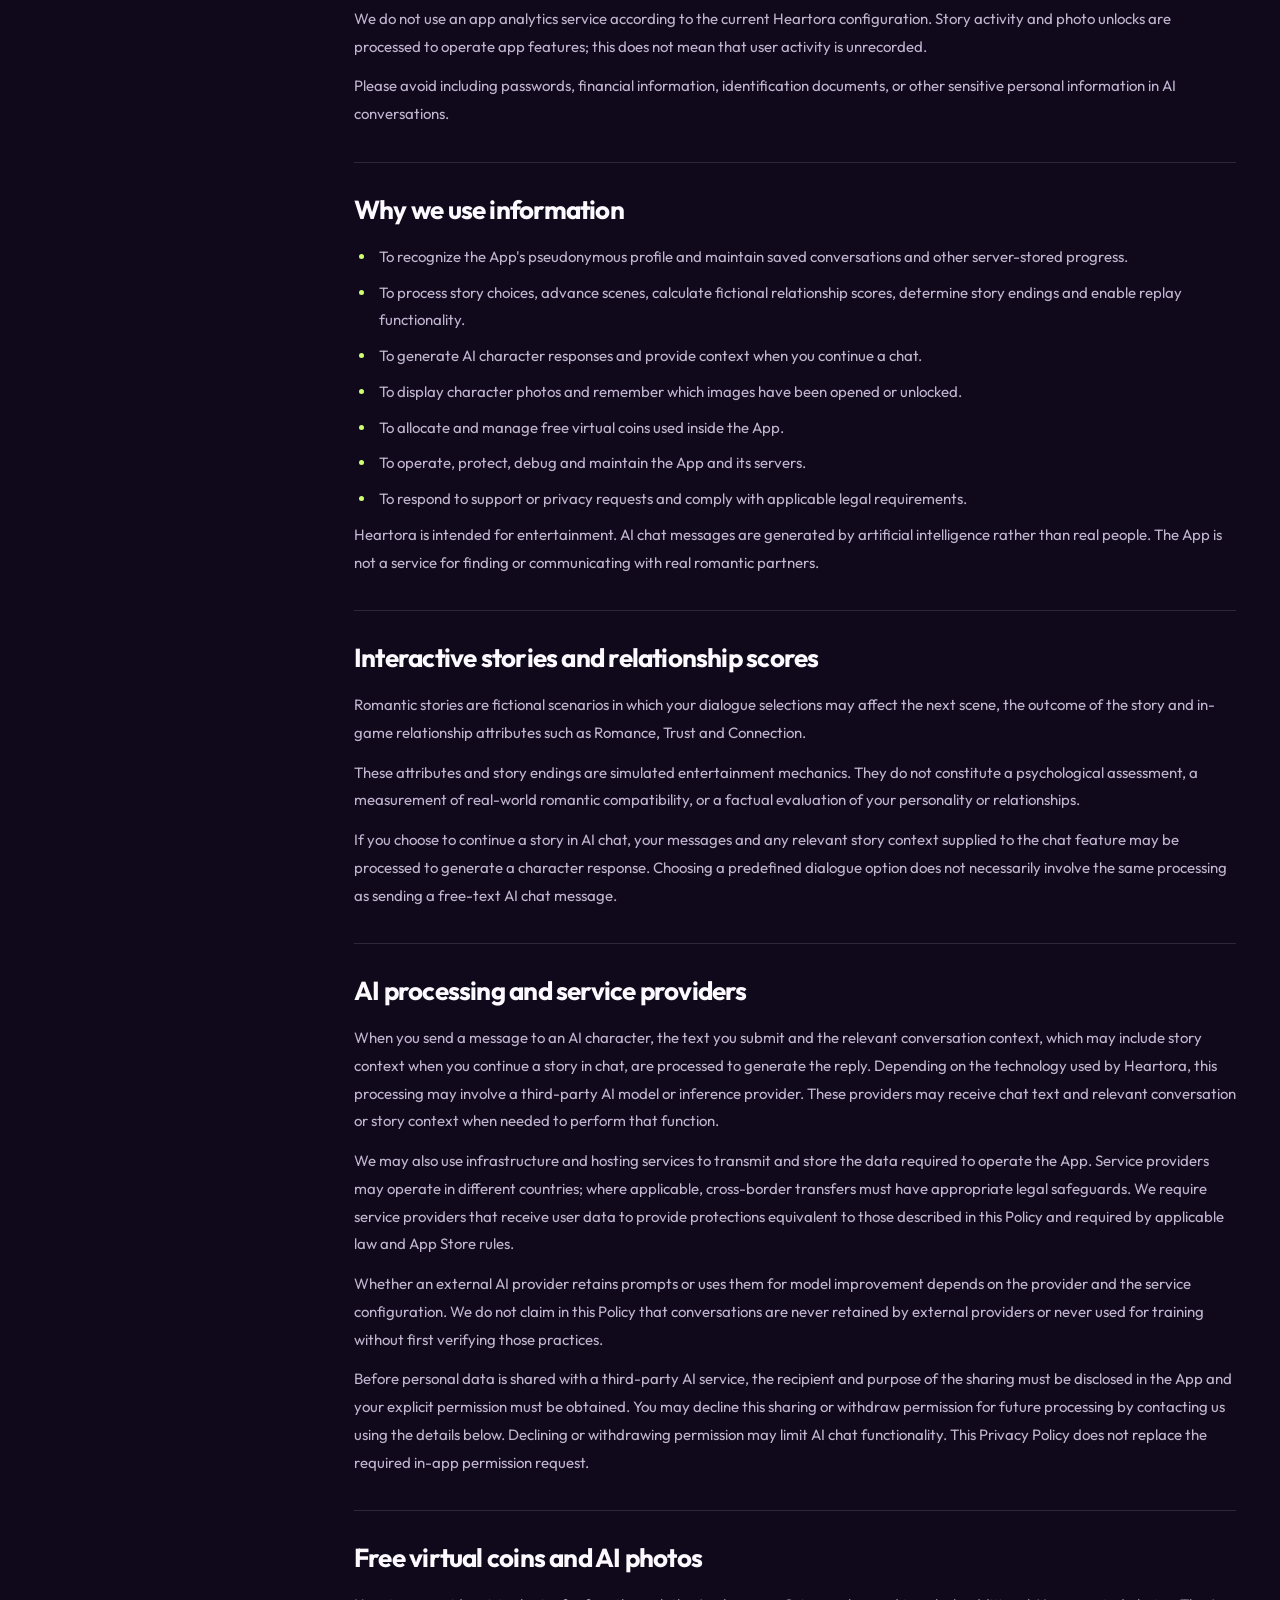
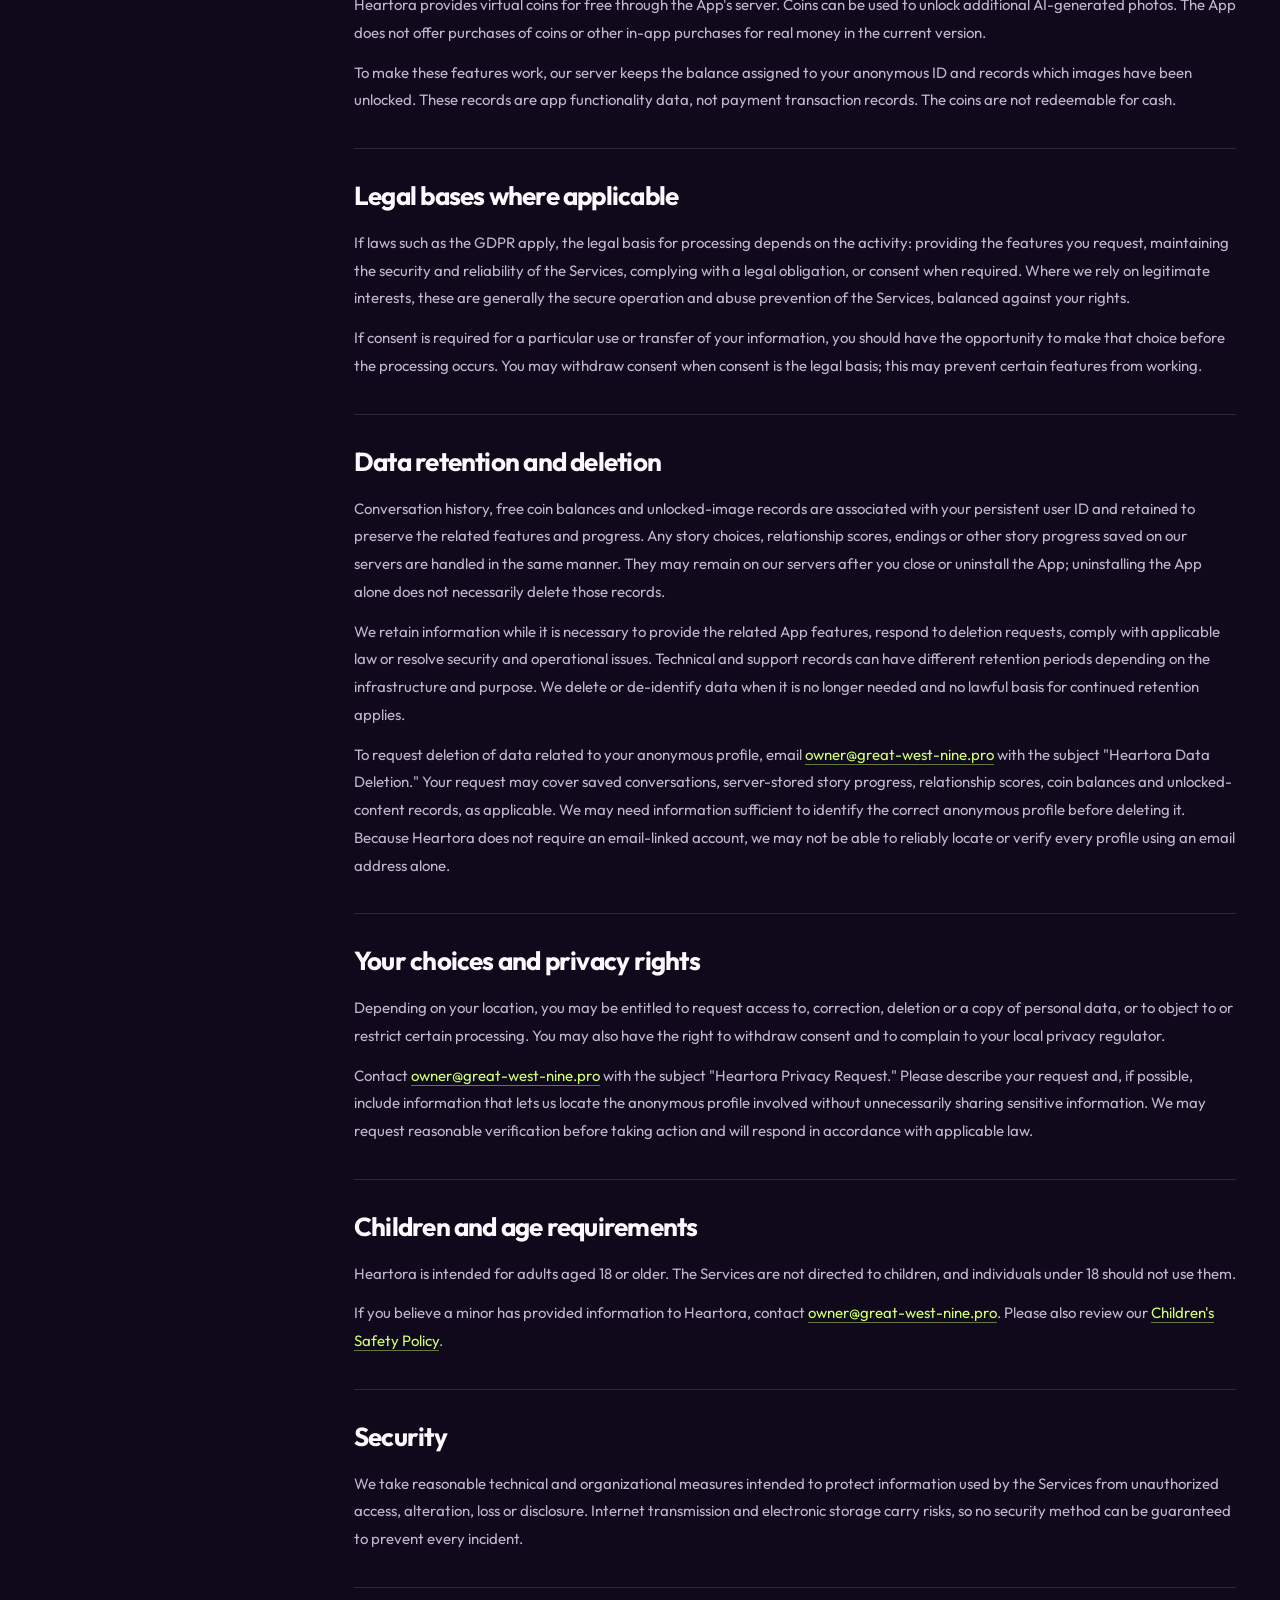
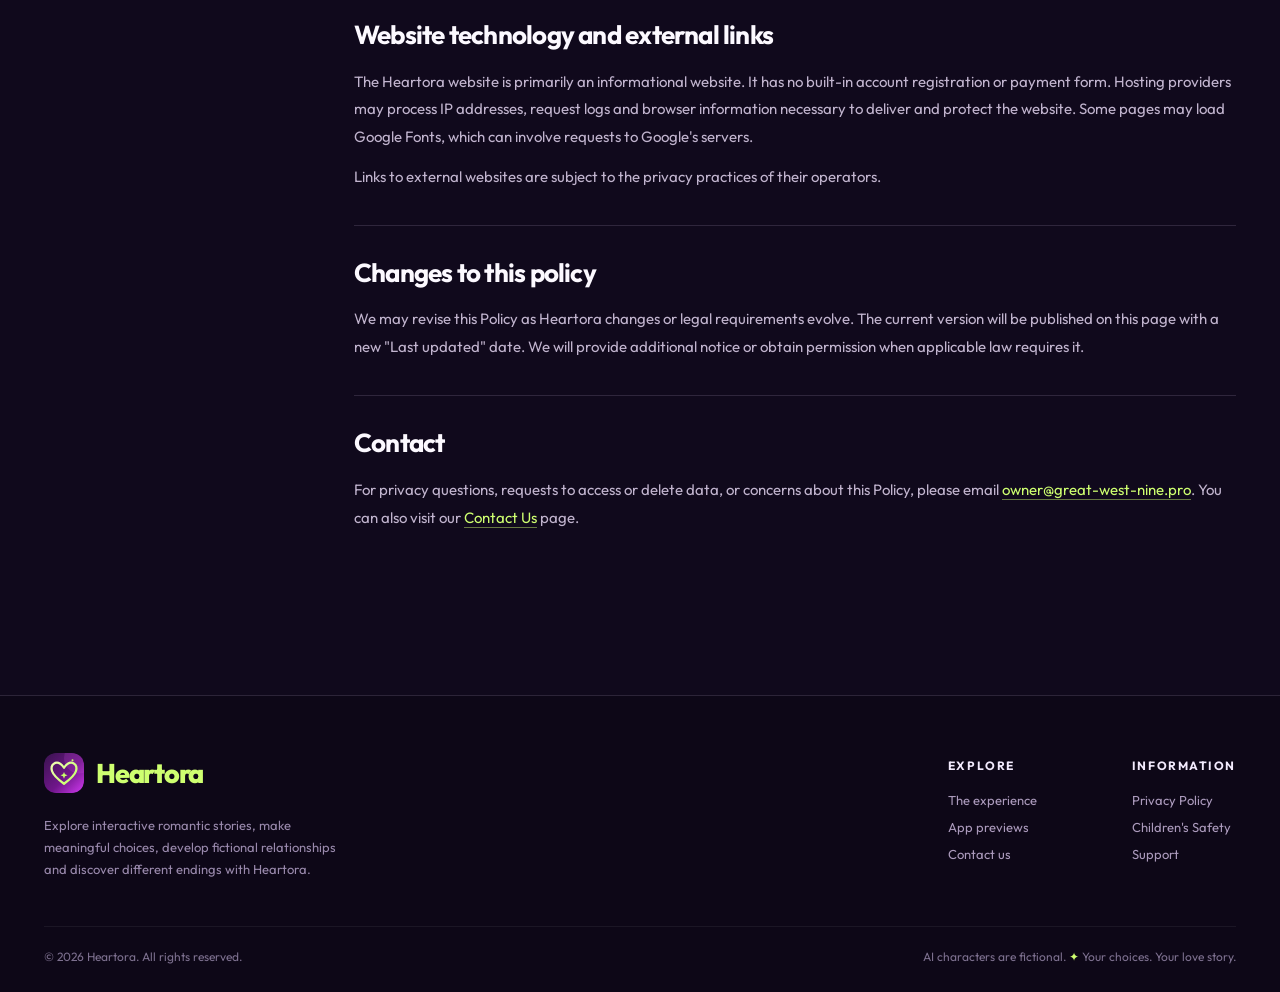
<file: privacy-policy/index.html>
<!DOCTYPE html>

<html lang="en">
<head>
<meta charset="utf-8"/>
<meta content="width=device-width,initial-scale=1,viewport-fit=cover" name="viewport"/>
<meta content="#10091c" name="theme-color"/>
<meta content="dark" name="color-scheme"/>
<title>Privacy Policy | Heartora: AI Romantic Stories</title>
<meta content="Learn how Heartora handles profile identifiers, interactive story choices, relationship progress, AI conversations, virtual coins and privacy requests." name="description"/>
<meta content="website" property="og:type"/>
<meta content="Heartora" property="og:site_name"/>
<meta content="Privacy Policy | Heartora: AI Romantic Stories" property="og:title"/>
<meta content="How Heartora handles profile identifiers, romantic story progress, AI conversations, virtual coins and privacy requests." property="og:description"/>
<meta content="/assets/img/social-preview.jpg" property="og:image"/>
<meta content="summary_large_image" name="twitter:card"/>
<link href="/assets/img/brand-mark.svg" rel="icon" type="image/svg+xml"/>
<link href="/assets/img/favicon.png" rel="icon" type="image/png"/>
<link href="/assets/img/apple-touch-icon.png" rel="apple-touch-icon"/>
<link href="https://fonts.googleapis.com" rel="preconnect"/>
<link crossorigin="" href="https://fonts.gstatic.com" rel="preconnect"/>
<link href="/assets/css/style.css" rel="stylesheet"/>
<script defer="" src="/assets/js/site-config.js"></script>
<script defer="" src="/assets/js/main.js"></script>
</head>
<body>
<a class="skip-link" href="#main">Skip to content</a>
<header class="site-header">
<div class="container header-inner">
<a aria-label="Heartora home" class="logo" href="/"><img alt="" class="logo-icon" height="40" src="/assets/img/brand-mark.svg" width="40"/><span class="logo-text">Heartora</span></a>
<nav aria-label="Main navigation" class="nav" id="primary-nav"><a href="/#experience">Experience</a><a href="/#previews">App previews</a><a aria-current="page" href="/privacy-policy">Privacy</a><a href="/contact-us">Contact</a></nav>
<a class="header-action" data-store-cta="" href="/#experience">Explore Heartora <svg aria-hidden="true" fill="none" stroke="currentColor" stroke-linecap="round" stroke-linejoin="round" stroke-width="1.8" viewbox="0 0 24 24"><path d="M5 12h14m-7-7 7 7-7 7"></path></svg></a>
<button aria-controls="primary-nav" aria-expanded="false" aria-label="Open menu" class="menu-toggle" type="button"><svg class="hamburger" fill="none" stroke="currentColor" stroke-linecap="round" stroke-width="2" viewbox="0 0 24 24"><path d="M4 7h16M4 12h16M4 17h16"></path></svg><svg class="x" fill="none" stroke="currentColor" stroke-linecap="round" stroke-width="2" viewbox="0 0 24 24"><path d="M5 5l14 14M19 5 5 19"></path></svg></button>
</div>
</header>
<main id="main">
<div class="page-intro">
<div class="container">
<div class="breadcrumbs"><a href="/">Home</a><span>›</span>Privacy Policy</div>
<span class="eyebrow"><span class="dot"></span> YOUR INFORMATION, EXPLAINED</span>
<h1>Privacy Policy</h1>
<p>How Heartora handles your interactive story choices, fictional relationship progress, AI conversations, unlocked content, and privacy requests.</p>
<div class="meta-row"><span><span class="circle"></span> Last updated: November 19, 2026</span><span>Heartora · Official information</span></div>
</div>
</div>
<div class="legal-section">
<div class="container legal-layout">
<aside aria-label="Page contents" class="legal-toc"><h2>On this page</h2><a href="#overview">Overview</a><a href="#information">Information we collect</a><a href="#uses">Why we use information</a><a href="#stories">Interactive stories and relationship scores</a><a href="#ai">AI processing and service providers</a><a href="#coins">Free virtual coins and AI photos</a><a href="#legal">Legal bases where applicable</a><a href="#retention">Data retention and deletion</a><a href="#choices">Your choices and privacy rights</a><a href="#children">Children and age requirements</a><a href="#security">Security</a><a href="#website">Website technology and external links</a><a href="#updates">Changes to this policy</a><a href="#contact">Contact</a></aside>
<article class="legal-content"><section id="overview"><h2>Overview</h2>
<p>This Privacy Policy describes how Heartora ("Heartora," "we," "us," or "our") handles information through the Heartora: AI Romantic Stories mobile application (the "App") and the related website (together, the "Services"). Heartora is an interactive romantic storytelling experience for adults. Users can explore fictional dates, select dialogue options, develop simulated relationships, discover different story endings, replay scenarios and continue conversations with fictional AI characters. AI-generated character images are also available.</p>
<p>You can use the App without creating an account or providing a name, email address, or password. However, using Heartora is not entirely anonymous to our systems: a persistent, randomly assigned user identifier is used to associate saved conversations and other server-stored app data with your profile. We refer to this as an anonymous user ID, although it is a pseudonymous identifier and may be considered personal data under applicable law.</p>
<p>For privacy requests, please contact <a href="mailto:owner@great-west-nine.pro">owner@great-west-nine.pro</a>.</p>
</section><section id="information"><h2>Information we collect</h2>
<p>We process the following information when you use Heartora:</p>
<ul>
<li><strong>Anonymous user ID.</strong> The App uses a unique identifier assigned to your app profile. We use it to associate saved conversations, your free coin balance, and unlocked content with your use of the App. No email-based registration is required.</li>
<li><strong>Interactive story activity.</strong> When you play a romantic story, the App processes your selected dialogue options, scene progress, fictional relationship scores (Romance, Trust and Connection), story endings and replay activity to provide the interactive experience. If this information is saved on our servers, it may be associated with your persistent user ID to preserve your progress. Information stored only on your device is not collected by us unless transmitted to our servers.</li>
<li><strong>AI conversations.</strong> We store messages you send to AI characters and relevant conversation history on our server so the chat features can operate and conversations can be available during your use of the App.</li>
<li><strong>AI photo interactions.</strong> We store records of AI-generated photos you have opened or unlocked and may associate them with your anonymous user ID.</li>
<li><strong>Free virtual coins and content access.</strong> Our server keeps track of the virtual coins allocated to your anonymous profile and of coin use for unlocking in-app content.</li>
<li><strong>Technical and service information.</strong> When the App connects to servers, basic connection information (which can include an IP address, timestamps, request information and server logs) may be processed by our hosting infrastructure to deliver the service, troubleshoot errors and maintain security. The exact content and retention of these logs depend on the service configuration.</li>
<li><strong>Support messages.</strong> If you email our support team, we receive the email address and information you choose to include in that message. An email address is not required to chat in the App.</li>
</ul>
<p>We do not use an app analytics service according to the current Heartora configuration. Story activity and photo unlocks are processed to operate app features; this does not mean that user activity is unrecorded.</p>
<p>Please avoid including passwords, financial information, identification documents, or other sensitive personal information in AI conversations.</p>
</section><section id="uses"><h2>Why we use information</h2>
<ul>
<li>To recognize the App's pseudonymous profile and maintain saved conversations and other server-stored progress.</li>
<li>To process story choices, advance scenes, calculate fictional relationship scores, determine story endings and enable replay functionality.</li>
<li>To generate AI character responses and provide context when you continue a chat.</li>
<li>To display character photos and remember which images have been opened or unlocked.</li>
<li>To allocate and manage free virtual coins used inside the App.</li>
<li>To operate, protect, debug and maintain the App and its servers.</li>
<li>To respond to support or privacy requests and comply with applicable legal requirements.</li>
</ul>
<p>Heartora is intended for entertainment. AI chat messages are generated by artificial intelligence rather than real people. The App is not a service for finding or communicating with real romantic partners.</p>
</section><section id="stories"><h2>Interactive stories and relationship scores</h2>
<p>Romantic stories are fictional scenarios in which your dialogue selections may affect the next scene, the outcome of the story and in-game relationship attributes such as Romance, Trust and Connection.</p>
<p>These attributes and story endings are simulated entertainment mechanics. They do not constitute a psychological assessment, a measurement of real-world romantic compatibility, or a factual evaluation of your personality or relationships.</p>
<p>If you choose to continue a story in AI chat, your messages and any relevant story context supplied to the chat feature may be processed to generate a character response. Choosing a predefined dialogue option does not necessarily involve the same processing as sending a free-text AI chat message.</p>
</section><section id="ai"><h2>AI processing and service providers</h2>
<p>When you send a message to an AI character, the text you submit and the relevant conversation context, which may include story context when you continue a story in chat, are processed to generate the reply. Depending on the technology used by Heartora, this processing may involve a third-party AI model or inference provider. These providers may receive chat text and relevant conversation or story context when needed to perform that function.</p>
<p>We may also use infrastructure and hosting services to transmit and store the data required to operate the App. Service providers may operate in different countries; where applicable, cross-border transfers must have appropriate legal safeguards. We require service providers that receive user data to provide protections equivalent to those described in this Policy and required by applicable law and App Store rules.</p>
<p>Whether an external AI provider retains prompts or uses them for model improvement depends on the provider and the service configuration. We do not claim in this Policy that conversations are never retained by external providers or never used for training without first verifying those practices.</p>
<p>Before personal data is shared with a third-party AI service, the recipient and purpose of the sharing must be disclosed in the App and your explicit permission must be obtained. You may decline this sharing or withdraw permission for future processing by contacting us using the details below. Declining or withdrawing permission may limit AI chat functionality. This Privacy Policy does not replace the required in-app permission request.</p>
</section><section id="coins"><h2>Free virtual coins and AI photos</h2>
<p>Heartora provides virtual coins for free through the App's server. Coins can be used to unlock additional AI-generated photos. The App does not offer purchases of coins or other in-app purchases for real money in the current version.</p>
<p>To make these features work, our server keeps the balance assigned to your anonymous ID and records which images have been unlocked. These records are app functionality data, not payment transaction records. The coins are not redeemable for cash.</p>
</section><section id="legal"><h2>Legal bases where applicable</h2>
<p>If laws such as the GDPR apply, the legal basis for processing depends on the activity: providing the features you request, maintaining the security and reliability of the Services, complying with a legal obligation, or consent when required. Where we rely on legitimate interests, these are generally the secure operation and abuse prevention of the Services, balanced against your rights.</p>
<p>If consent is required for a particular use or transfer of your information, you should have the opportunity to make that choice before the processing occurs. You may withdraw consent when consent is the legal basis; this may prevent certain features from working.</p>
</section><section id="retention"><h2>Data retention and deletion</h2>
<p>Conversation history, free coin balances and unlocked-image records are associated with your persistent user ID and retained to preserve the related features and progress. Any story choices, relationship scores, endings or other story progress saved on our servers are handled in the same manner. They may remain on our servers after you close or uninstall the App; uninstalling the App alone does not necessarily delete those records.</p>
<p>We retain information while it is necessary to provide the related App features, respond to deletion requests, comply with applicable law or resolve security and operational issues. Technical and support records can have different retention periods depending on the infrastructure and purpose. We delete or de-identify data when it is no longer needed and no lawful basis for continued retention applies.</p>
<p>To request deletion of data related to your anonymous profile, email <a href="mailto:owner@great-west-nine.pro?subject=Heartora%20Data%20Deletion">owner@great-west-nine.pro</a> with the subject "Heartora Data Deletion." Your request may cover saved conversations, server-stored story progress, relationship scores, coin balances and unlocked-content records, as applicable. We may need information sufficient to identify the correct anonymous profile before deleting it. Because Heartora does not require an email-linked account, we may not be able to reliably locate or verify every profile using an email address alone.</p>
</section><section id="choices"><h2>Your choices and privacy rights</h2>
<p>Depending on your location, you may be entitled to request access to, correction, deletion or a copy of personal data, or to object to or restrict certain processing. You may also have the right to withdraw consent and to complain to your local privacy regulator.</p>
<p>Contact <a href="mailto:owner@great-west-nine.pro?subject=Heartora%20Privacy%20Request">owner@great-west-nine.pro</a> with the subject "Heartora Privacy Request." Please describe your request and, if possible, include information that lets us locate the anonymous profile involved without unnecessarily sharing sensitive information. We may request reasonable verification before taking action and will respond in accordance with applicable law.</p>
</section><section id="children"><h2>Children and age requirements</h2>
<p>Heartora is intended for adults aged 18 or older. The Services are not directed to children, and individuals under 18 should not use them.</p>
<p>If you believe a minor has provided information to Heartora, contact <a href="mailto:owner@great-west-nine.pro?subject=Heartora%20Child%20Safety">owner@great-west-nine.pro</a>. Please also review our <a href="/children">Children's Safety Policy</a>.</p>
</section><section id="security"><h2>Security</h2>
<p>We take reasonable technical and organizational measures intended to protect information used by the Services from unauthorized access, alteration, loss or disclosure. Internet transmission and electronic storage carry risks, so no security method can be guaranteed to prevent every incident.</p>
</section><section id="website"><h2>Website technology and external links</h2>
<p>The Heartora website is primarily an informational website. It has no built-in account registration or payment form. Hosting providers may process IP addresses, request logs and browser information necessary to deliver and protect the website. Some pages may load Google Fonts, which can involve requests to Google's servers.</p>
<p>Links to external websites are subject to the privacy practices of their operators.</p>
</section><section id="updates"><h2>Changes to this policy</h2>
<p>We may revise this Policy as Heartora changes or legal requirements evolve. The current version will be published on this page with a new "Last updated" date. We will provide additional notice or obtain permission when applicable law requires it.</p>
</section><section id="contact"><h2>Contact</h2>
<p>For privacy questions, requests to access or delete data, or concerns about this Policy, please email <a href="mailto:owner@great-west-nine.pro">owner@great-west-nine.pro</a>. You can also visit our <a href="/contact-us">Contact Us</a> page.</p>
</section></article>
</div>
</div>
</main>
<footer class="site-footer">
<div class="container">
<div class="footer-main">
<div class="footer-brand">
<a aria-label="Heartora home" class="logo" href="/"><img alt="" class="logo-icon" height="40" src="/assets/img/brand-mark.svg" width="40"/><span class="logo-text">Heartora</span></a>
<p>Explore interactive romantic stories, make meaningful choices, develop fictional relationships and discover different endings with Heartora.</p>
</div>
<div class="footer-columns">
<div class="footer-group"><h4>Explore</h4><a href="/#experience">The experience</a><a href="/#previews">App previews</a><a href="/contact-us">Contact us</a></div>
<div class="footer-group"><h4>Information</h4><a href="/privacy-policy">Privacy Policy</a><a href="/children">Children's Safety</a><a href="/contact-us">Support</a></div>
</div>
</div>
<div class="footer-bottom"><span>© <span data-year="">2026</span> Heartora. All rights reserved.</span><span>AI characters are fictional. <span class="mark">✦</span> Your choices. Your love story.</span></div>
</div>
</footer>
</body>
</html>
</file>
<file: assets/css/style.css>
@import url('https://fonts.googleapis.com/css2?family=Outfit:wght@400;450;500;550;600;650;700;750;800;900&display=swap');
:root {
	--bg: #10091c;
	--bg-2: #170d29;
	--panel: #211231;
	--panel-2: #2a173e;
	--line: rgba(231, 208, 255, 0.14);
	--text: #fcf9ff;
	--muted: #b4a9c5;
	--lime: #ceff70;
	--lime-2: #e0ffac;
	--pink: #e54dff;
	--purple: #7e32cb;
	--radius: 28px;
	--max: 1192px;
	--ease: cubic-bezier(0.22, 1, 0.36, 1);
}
* {
  box-sizing: border-box;
}

html {
  scroll-behavior: smooth;
  scroll-padding-top: 106px;
}

body {
	margin: 0;
	font-family: 'Outfit','Avenir Next',ui-rounded,system-ui,-apple-system,BlinkMacSystemFont,'Segoe UI',sans-serif;
	background: var(--bg);
	color: var(--text);
	-webkit-font-smoothing: antialiased;
	overflow-x: hidden;
}

body.menu-open {
	overflow: hidden;
}

::selection {
	background: var(--lime);
	color: #140c22;
}

a {
	color: inherit;
	text-decoration: none;
}

button,input,textarea {
	font: inherit;
}

button {
	cursor: pointer;
}

img {
	max-width: 100%;
	display: block;
}

p {
	margin: 0;
}

h1,h2,h3,h4 {
	margin: 0;
	letter-spacing: -0.045em;
}

h1 {
	line-height: 1.015;
}

h2 {
	line-height: 1.075;
}

h3 {
	line-height: 1.15;
}

:focus-visible {
	outline: 3px solid var(--lime);
	outline-offset: 5px;
}

.skip-link {
	position: fixed;
	top: -80px;
	left: 18px;
	background: var(--lime);
	color: #111;
	padding: 12px 18px;
	border-radius: 12px;
	z-index: 10000;
}

.skip-link:focus {
	top: 14px;
}

.container {
	width: min(var(--max), calc(100% - 64px));
	margin-inline: auto;
}

.narrow {
	width: min(870px, calc(100% - 64px));
	margin-inline: auto;
}

.eyebrow {
	display: inline-flex;
	align-items: center;
	gap: 10px;
	text-transform: uppercase;
	letter-spacing: .18em;
	font-weight: 700;
	font-size: 11px;
	color: var(--lime);
}

.eyebrow .dot {
	height: 7px;
	width: 7px;
	border-radius: 50%;
	background: var(--lime);
	box-shadow: 0 0 18px var(--lime);
}

.display-accent {
	color: var(--lime);
}

.muted {
	color: var(--muted);
}

.sr-only {
	position: absolute;
	width: 1px;
	height: 1px;
	overflow: hidden;
	clip: rect(0,0,0,0);
	white-space: nowrap;
}

.site-header {
	position: sticky;
	top: 0;
	z-index: 80;
	border-bottom: 1px solid rgba(255,255,255,.075);
	background: rgba(16,9,28,.76);
	backdrop-filter: blur(22px);
	-webkit-backdrop-filter: blur(22px);
}

.header-inner {
	height: 84px;
	display: flex;
	align-items: center;
	justify-content: space-between;
	gap: 24px;
}

.logo {
	display: inline-flex;
	align-items: center;
	gap: 12px;
	white-space: nowrap;
	position: relative;
	z-index: 82;
}

.logo-icon {
	width: 40px;
	height: 40px;
	border-radius: 12px;
}

.logo-text {
	font-size: 27px;
	font-weight: 800;
	letter-spacing: -0.045em;
	color: var(--lime);
}

.nav {
	display: flex;
	align-items: center;
	gap: 35px;
	margin-left: auto;
}

.nav a {
	font-size: 13.5px;
	color: #d7cbdf;
	font-weight: 550;
	transition: color .22s;
}

.nav a:hover,.nav a[aria-current=page] {
	color: var(--lime);
}

.header-action {
	display: inline-flex;
	gap: 10px;
	align-items: center;
	border: 1px solid var(--line);
	border-radius: 999px;
	padding: 12px 18px;
	font-size: 12px;
	font-weight: 650;
	transition: background .2s,border-color .2s;
	white-space: nowrap;
}

.header-action svg {
	width: 15px;
	height: 15px;
}

.header-action:hover {
	background: rgba(206,255,112,.1);
	border-color: rgba(206,255,112,.4);
}

.menu-toggle {


	display: none;
	position: relative;
	z-index: 82;
	background: transparent;
	border: 1px solid var(--line);
	height: 44px;
	width: 44px;
	border-radius: 14px;
	align-items: center;
	justify-content: center;
	color: var(--text);
}

.menu-toggle svg {
	height: 22px;
	width: 22px;
}

.menu-toggle .x {
	display: none;
}

.menu-open .menu-toggle .hamburger {
	display: none;
}

.menu-open .menu-toggle .x {
	display: block;
}

.button {
	border: 0;
	border-radius: 999px;
	display: inline-flex;
	align-items: center;
	justify-content: center;
	gap: 12px;
	padding: 17px 25px;
	font-size: 14px;
	font-weight: 750;
	line-height: 1.2;
	transition: transform .25s var(--ease),background .25s,box-shadow .25s;
}

.button svg {
	width: 18px;
	height: 18px;
}

.button:hover {
	transform: translateY(-3px);
}

.button-primary {
	background: var(--lime);
	color: #180c27;
	box-shadow: 0 12px 45px rgba(206,255,112,.13);
}

.button-primary:hover {
	background: #e3ffad;
	box-shadow: 0 18px 55px rgba(206,255,112,.22);
}

.button-outline {
	background: rgba(255,255,255,.045);
	color: var(--text);
	border: 1px solid var(--line);
}

.button-outline:hover {
	background: rgba(255,255,255,.095);
}

.button-minor {
	background: none;
	padding: 8px 0;
	color: var(--lime);
	font-weight: 700;
}

.button-minor:hover {
	transform: translateX(4px);
}

.hero {
	position: relative;
	overflow: hidden;
	isolation: isolate;
}

.hero:before {
	content: "";
	position: absolute;
	inset: -18% -10% -30% 35%;
	z-index: -2;
	background: radial-gradient(ellipse at 60% 45%,rgba(165,22,198,.31),transparent 58%),
		radial-gradient(ellipse at 90% 73%,rgba(73,36,188,.3),transparent 45%);
	pointer-events: none;
}

.hero:after {
	content: "";
	position: absolute;
	inset: 0;
	opacity: .23;
	pointer-events: none;
	background-image: radial-gradient(#d9a9fb .65px,transparent .65px);
	background-size: 29px 29px;
	mask-image: linear-gradient(90deg,transparent 36%,#000 100%);
	z-index: -1;
}

.hero-grid {
	display: grid;
	grid-template-columns: 1fr 1fr;
	align-items: center;
	min-height: 735px;
	gap: 15px;
	padding-block: 75px 112px;
}

.hero-copy {
	max-width: 610px;
	position: relative;
	z-index: 3;
}

.hero-copy .eyebrow {
	margin-bottom: 26px;
}

.hero h1 {
	font-size: clamp(58px,6.15vw,91px);
	font-weight: 750;
	letter-spacing: -0.067em;
}

.hero h1 .line {
	display: block;
}

.hero .lead {
	font-size: 18px;
	line-height: 1.7;
	color: #bdb0cf;
	max-width: 480px;
	margin: 28px 0 35px;
}

.hero-actions {
	display: flex;
	align-items: center;
	gap: 13px;
	flex-wrap: wrap;
}

.hero-proof {
	display: flex;
	align-items: center;
	gap: 12px;
	color: #ad9fc0;
	font-size: 12px;
	margin-top: 39px;
}

.proof-dot {
	display: inline-block;
	height: 9px;
	width: 9px;
	background: var(--lime);
	border-radius: 50%;
	box-shadow: 0 0 0 6px rgba(206,255,112,.08);
}

.hero-stage {
	position: relative;
	min-height: 625px;
	max-width: 590px;
	width: 100%;
	justify-self: end;
	isolation: isolate;
}

.stage-orbit {
	position: absolute;
	width: 510px;
	height: 510px;
	border-radius: 50%;
	border: 1px solid rgba(213,155,248,.13);
	left: 7%;
	top: 7%;
	transform: rotate(-24deg);
}

.stage-orbit:after {
	content: "";
	position: absolute;
	inset: 37px;
	border: 1px solid rgba(213,155,248,.07);
	border-radius: 50%;
}

.stage-glow {
	position: absolute;
	width: 480px;
	height: 480px;
	border-radius: 50%;
	filter: blur(65px);
	background: radial-gradient(circle,rgba(212,44,238,.30),transparent 72%);
	top: 85px;
	left: 30px;
}

.phone {
	background: linear-gradient(143deg,#373042,#130e21 56%,#4b3158);
	border: 6px solid #100d18;
	border-radius: 49px;
	box-shadow: 0 0 0 2px rgba(230,215,238,.47),0 22px 90px rgba(0,0,0,.56);
	overflow: hidden;
	position: absolute;
}

.phone img {
	width: 100%;
	height: 100%;
	object-fit: cover;
	object-position: top center;
}

.phone-main {
	width: 302px;
	height: 568px;
	left: 50%;
	top: 24px;
	transform: translateX(-25%) rotate(7deg);
	z-index: 3;
	animation: float 7s ease-in-out infinite;
}

.phone-main img {
	object-position: top;
}

.phone-secondary {
	width: 226px;
	height: 464px;
	left: 2%;
	top: 116px;
	transform: rotate(-11deg);
	z-index: 2;
	opacity: .91;
	filter: brightness(.91);
	animation: float-secondary 8s ease-in-out infinite;
}

.phone-secondary img {
	object-fit: cover;
	object-position: center top;
}

.floating-note {
	position: absolute;
	z-index: 5;
	display: flex;
	align-items: center;
	gap: 10px;
	padding: 13px 17px;
	border-radius: 16px;
	backdrop-filter: blur(15px);
	background: rgba(40,23,63,.85);
	border: 1px solid rgba(221,184,255,.24);
	box-shadow: 0 18px 45px rgba(0,0,0,.2);
	font-size: 12px;
	font-weight: 650;
}

.floating-note .note-icon {
	display: grid;
	place-items: center;
	width: 29px;
	height: 29px;
	background: rgba(206,255,112,.13);
	border-radius: 10px;
	font-size: 15px;
	color: var(--lime);
}

.note-one {
	top: 47px;
	left: 0;
	transform: rotate(-6deg);
}

.note-two {
	bottom: 29px;
	right: 0;
	transform: rotate(5deg);
}

.star {
	position: absolute;
	z-index: 1;
	font-size: 22px;
	color: var(--lime);
}

.star-one {
	right: 25px;
	top: 65px;
}

.star-two {
	left: 74px;
	bottom: 42px;
	color: var(--pink);
}

@keyframes float {
	0%,100% {
		transform: translateX(-25%) translateY(0) rotate(7deg);
	}
	50% {
		transform: translateX(-25%) translateY(-13px) rotate(7deg);
	}
}

@keyframes float-secondary {
	0%,100% {
		transform: translateY(0) rotate(-11deg);
	}
	50% {
		transform: translateY(11px) rotate(-11deg);
	}
}

.marquee-line {
	border-block: 1px solid var(--line);
	background: rgba(255,255,255,.018);
}

.marquee-inner {
	display: flex;
	align-items: center;
	justify-content: space-between;
	gap: 22px;
	padding: 24px 0;
}

.marquee-inner span {
	font-size: 12px;
	font-weight: 750;
	letter-spacing: .12em;
	text-transform: uppercase;
	white-space: nowrap;
	color: #c6b9d6;
}

.marquee-inner i {
	width: 5px;
	height: 5px;
	background: var(--lime);
	border-radius: 50%;
	flex-shrink: 0;
}

.section {
	padding: 126px 0;
}

.section-head {
	max-width: 630px;
	margin-bottom: 47px;
}

.section-head .eyebrow {
	margin-bottom: 19px;
}

.section-title {
	font-size: clamp(40px,5.3vw,68px);
	font-weight: 700;
}

.section-intro {
	color: var(--muted);
	font-size: 16px;
	line-height: 1.8;
	margin-top: 19px;
	max-width: 560px;
}

.feature-grid {
	display: grid;
	grid-template-columns: 1.06fr .94fr;
	gap: 18px;
}

.feature-card {
	border: 1px solid var(--line);
	border-radius: 32px;
	overflow:hidden;
	position:relative;
	background: linear-gradient(140deg,rgba(51,25,75,.9),rgba(22,12,37,.98));
	min-height: 440px;
	isolation: isolate;
}

.feature-card.large {
	grid-row: span 2;
	min-height: 695px;
}

.feature-card .feature-copy {
	padding: 36px 37px;
	position:relative;
	z-index: 2;
}

.feature-count {
	font-size: 11px;
	color: var(--lime);
	letter-spacing:.12em;
	font-weight: 750;
	margin-bottom: 18px;
}

.feature-card h3 {
	font-size: 30px;
	font-weight: 650;
	line-height: 1.09;
	max-width: 330px;
}

.feature-card p {
	font-size: 14px;
	color:#bdafcf;
	line-height: 1.65;
	max-width: 350px;
	margin-top: 13px;
}

.feature-media {
	position:absolute;
	overflow:hidden;
}

.large .feature-media {
	left: 23%;
	right: 8%;
	bottom:-35%;
	top: 40%;
	transform: rotate(-10deg);
	border-radius: 27px;
	box-shadow: 0 24px 80px rgba(0,0,0,.3);
}

.large .feature-media img {
	width: 100%;
	height: 100%;
	object-fit: cover;
	object-position: top;
}

.feature-card.chat-card {
	background: radial-gradient(circle at 85% 20%,rgba(207,70,227,.20),transparent 55%), #21122f;
}

.chat-window {
	position:relative;
	max-width: 350px;
	margin: 25px 30px 0 auto;
	display: grid;
	gap: 12px;
}

.chat-message {
	font-size: 13px;
	line-height: 1.5;
	max-width: 82%;
	padding: 15px 18px;
	border-radius: 17px;
	color:#f2eaf7;
	background:#3f2559;
	box-shadow: 0 10px 25px rgba(0,0,0,.1);
}

.chat-message.user {
	justify-self:end;
	color:#21122d;
	background: var(--lime);
}

.chat-message.ai {
	justify-self:start;
}

.chat-message.ai:before {
	content:"●";
	font-size: 9px;
	color: var(--lime);
	margin-right: 8px;
}

.feature-card.photo-card {
	background: linear-gradient(125deg,#211130,#3b1652);
}

.photo-card .photo-thumb {
	position:absolute;
	width: 43%;
	right: 7%;
	top: 9%;
	height: 105%;
	border-radius: 29px;
	overflow:hidden;
	transform: rotate(11deg);
	box-shadow: 0 22px 55px rgba(0,0,0,.45);
}

.photo-thumb img {
	width: 100%;
	height: 100%;
	object-fit: cover;
	object-position: center 12%;
}

.photo-card .feature-copy {
	max-width: 55%;
	padding-top: 94px;
}

.spotlight {
	padding: 40px 0 130px;
}

.spotlight-inner {
	display: grid;
	grid-template-columns: 1fr 1fr;
	gap: 84px;
	align-items: center;
}

.spotlight-visual {
	min-height: 580px;
	position:relative;
	background: radial-gradient(circle at 48% 52%,rgba(143,34,205,.23),transparent 60%);
}

.spotlight-visual:before {
	content: "";
	height: 460px;
	width: 460px;
	border: 1px solid rgba(200,156,237,.16);
	border-radius: 50%;
	position:absolute;
	inset: 50% auto auto 50%;
	transform: translate(-50%,-50%);
}

.spotlight-shot {
	position:absolute;
	top: 30px;
	left: 20%;
	height: 540px;
	width: 275px;
	overflow:hidden;
	border-radius: 42px;
	box-shadow: 0 28px 90px #0501089c;
	border: 6px solid #292131;
	transform: rotate(-8deg);
}

.spotlight-shot img {
	width: 100%;
	height: 100%;
	object-fit: cover;
	object-position: center top;
}

.spotlight-mini {
	position:absolute;
	right: 5%;
	bottom: 35px;
	height: 186px;
	width: 172px;
	border-radius: 24px;
	overflow:hidden;
	transform: rotate(10deg);
	border: 5px solid #33213f;
	box-shadow: 0 24px 55px rgba(0,0,0,.35);
}

.spotlight-mini img {
	width: 100%;
	height: 100%;
	object-fit: cover;
}

.spotlight-copy .eyebrow {
	margin-bottom: 20px;
}

.spotlight-copy .section-title {
	font-size: clamp(39px,5vw,64px);
}

.spotlight-copy>p {
	font-size: 16px;
	line-height: 1.85;
	color: var(--muted);
	margin-top: 24px;
}

.pill-row {
	display:flex;
	gap: 10px;
	flex-wrap: wrap;
	margin: 26px 0 31px;
}

.pill {
	border: 1px solid var(--line);
	padding: 9px 15px;
	border-radius: 999px;
	color:#d5c7e2;
	font-size: 12px;
}

.gallery-section {
	padding: 104px 0 123px;
	background: linear-gradient(180deg,rgba(80,28,121,.11),rgba(50,17,81,.2),transparent);
}

.gallery-top {
	display:flex;
	align-items:end;
	justify-content: space-between;
	gap: 25px;
}

.gallery-top .section-head {
	margin-bottom: 41px;
}

.gallery-controls {
	display:flex;
	gap: 9px;
	margin-bottom: 44px;
}

.icon-button {
	height: 45px;
	width: 45px;
	display: grid;
	place-items:center;
	border-radius: 50%;
	border: 1px solid var(--line);
	color:#fff;
	background: rgba(255,255,255,.04);
	transition: background .2s,color .2s;
}

.icon-button:hover {
	background: var(--lime);
	color:#170b25;
}

.icon-button svg {
	height: 17px;
	width: 17px;
}

.gallery-track {
	display:flex;
	overflow-x:auto;
	scroll-behavior: smooth;
	scroll-snap-type:x mandatory;
	gap: 18px;
	padding-bottom: 10px;
	scrollbar-width: thin;
	scrollbar-color:#583267 transparent;
}

.gallery-tile {
	position:relative;
	flex: 0 0 273px;
	height: 400px;
	border: 1px solid rgba(255,255,255,.12);
	border-radius: 26px;
	overflow:hidden;
	background:#241438;
	scroll-snap-align:start;
	cursor: zoom-in;
	transition: transform .27s var(--ease),border-color .27s;
	text-align:left;
	padding: 0;
	color:white;
}

.gallery-tile:hover {
	transform: translateY(-8px);
	border-color: rgba(206,255,112,.5);
}

.gallery-tile img {
	width: 100%;
	height: 100%;
	object-fit: cover;
	object-position: top;
}

.gallery-tile:nth-child(2) img {
	object-position: 55% 20%;
}

.gallery-tile:after {
	content: "";
	position:absolute;
	inset: 52% 0 0;
	background: linear-gradient(transparent,rgba(7,2,12,.89));
	pointer-events: none;
}

.gallery-caption {
	position:absolute;
	bottom: 21px;
	left: 20px;
	right: 20px;
	z-index: 2;
}

.gallery-caption strong {
	display:block;
	font-size: 16px;
	font-weight: 650;
}

.gallery-caption small {
	display:block;
	color:#ded3e6;
	margin-top: 4px;
	font-size: 12px;
}

.gallery-hint {
	color:#9d8fb0;
	font-size: 12px;
	margin-top: 16px;
}

.cta-wrap {
	padding: 35px 0 125px;
}

.cta-panel {
	background: radial-gradient(ellipse at 75% 25%,rgba(215,53,227,.30),transparent 48%),
		linear-gradient(125deg,#39184d,#261234 65%,#261538);
	border: 1px solid rgba(229,162,255,.18);
	border-radius: 36px;
	text-align:center;
	padding: 86px 25px;
	position:relative;
	overflow:hidden;
}

.cta-panel:before,.cta-panel:after {
	content:'✦';
	position:absolute;
	color:rgba(206,255,112,.6);
	font-size: 40px;
}

.cta-panel:before {
	left: 9%;
	top: 27%;
}

.cta-panel:after {
	right: 10%;
	bottom: 18%;
	font-size: 24px;
}

.cta-panel h2 {
	font-size: clamp(38px,5.3vw,69px);
	font-weight: 700;
	max-width: 720px;
	margin: 20px auto 0;
}

.cta-panel p {
	font-size: 16px;
	color:#d2c3dc;
	line-height: 1.8;
	max-width: 540px;
	margin: 19px auto 27px;
}

.site-footer {
	border-top: 1px solid var(--line);
	background:#0d0717;
}

.footer-main {
	display:flex;
	gap: 45px;
	align-items:flex-start;
	justify-content: space-between;
	padding: 57px 0 45px;
}

.footer-brand {
	max-width: 300px;
}

.footer-brand p {
	font-size: 13px;
	line-height: 1.7;
	color:#9989ac;
	margin-top: 17px;
}

.footer-columns {
	display:flex;
	gap: 95px;
}

.footer-group h4 {
	font-size: 12px;
	letter-spacing:.13em;
	text-transform: uppercase;
	color:#f2eafd;
	margin: 5px 0 19px;
}

.footer-group a {
	font-size: 13px;
	display:block;
	color:#ab9abc;
	margin: 11px 0;
	transition: color .2s;
}

.footer-group a:hover {
	color: var(--lime);
}

.footer-bottom {
	border-top: 1px solid rgba(255,255,255,.06);
	display:flex;
	align-items:center;
	justify-content: space-between;
	gap: 20px;
	padding: 22px 0 28px;
	font-size: 12px;
	color:#7d708f;
}

.footer-bottom .mark {
	color: var(--lime);
}

/* legal and support pages */
.page-intro {
	position:relative;
	overflow:hidden;
	padding: 95px 0 65px;
	isolation: isolate;
}

.page-intro:before {
	content: "";
	position:absolute;
	inset:-50% -20% -40%;
	z-index:-1;
	background: radial-gradient(ellipse at 75% 65%,rgba(141,31,179,.3),transparent 50%);
}

.page-intro .eyebrow {
	margin-bottom: 20px;
}

.page-intro h1 {
	font-size: clamp(52px,7vw,86px);
	font-weight: 700;
	letter-spacing:-.067em;
}

.page-intro p {
	font-size: 16px;
	line-height: 1.8;
	max-width: 660px;
	margin-top: 23px;
	color: var(--muted);
}

.meta-row {
	margin-top: 24px;
	font-size: 12px;
	color:#b09fc3;
	display:flex;
	gap: 20px;
	flex-wrap: wrap;
}

.meta-row .circle {
	display:inline-block;
	width: 6px;
	height: 6px;
	background: var(--lime);
	border-radius: 50%;
	margin-right: 7px;
	vertical-align: middle;
}

.breadcrumbs {
	font-size: 13px;
	color:#a592b7;
	margin-bottom: 25px;
}

.breadcrumbs a:hover {
	color: var(--lime);
}

.breadcrumbs span {
	margin: 0 8px;
	color:#5b4c6b;
}

.legal-section {
	padding: 35px 0 130px;
}

.legal-layout {
	display: grid;
	grid-template-columns: 245px minmax(0,1fr);
	gap: 65px;
	align-items: start;
}

.legal-toc {
	position: sticky;
	top: 122px;
	border: 1px solid var(--line);
	background: rgba(255,255,255,.025);
	padding: 22px;
	border-radius: 22px;
}

.legal-toc h2 {
	font-size: 12px;
	color: var(--lime);
	letter-spacing:.11em;
	text-transform: uppercase;
	margin-bottom: 14px;
}

.legal-toc a {
	font-size: 13px;
	color:#ad9dbf;
	padding: 7px 0;
	line-height: 1.35;
	display:block;
	transition: color .2s;
}

.legal-toc a:hover {
	color:#fff;
}

.legal-content {
	min-width: 0;
	color:#c1b4ce;
	font-size: 15px;
	line-height: 1.85;
}

.legal-content h2 {
	font-size: 26px;
	line-height: 1.3;
	color: var(--text);
	letter-spacing:-.03em;
	margin-bottom: 16px;
}

.legal-content h3 {
	font-size: 18px;
	line-height: 1.35;
	color:#f2ecf7;
	letter-spacing:-.025em;
	margin: 22px 0 8px;
}

.legal-content section {
	padding: 30px 0 34px;
	border-bottom: 1px solid var(--line);
	scroll-margin-top: 115px;
}

.legal-content section:first-child {
	padding-top: 0;
}

.legal-content section:last-child {
	border-bottom: 0;
}

.legal-content p+p {
	margin-top: 12px;
}

.legal-content ul {
	margin: 16px 0 0;
	padding-left: 22px;
}

.legal-content li {
	padding-left: 3px;
	margin: 8px 0;
}

.legal-content li::marker {
	color: var(--lime);
}

.legal-content a {
	color: var(--lime);
	text-decoration: underline;
	text-decoration-color: rgba(206,255,112,.45);
	text-underline-offset: 4px;
}

.legal-note {
	padding: 22px 24px;
	border: 1px solid rgba(206,255,112,.19);
	background: rgba(206,255,112,.045);
	border-radius: 18px;
	color:#d4c8e0;
	font-size: 14px;
	line-height: 1.7;
	margin: 23px 0;
}

.legal-note strong {
	color: var(--lime);
}

.legal-content code {
	overflow-wrap:anywhere;
	background:#251534;
	color:#e3d1f1;
	padding: 1px 5px;
	border-radius: 5px;
	font-size:.93em;
}

.contact-grid {
	display: grid;
	grid-template-columns: 1.05fr .95fr;
	gap: 20px;
	padding: 32px 0 130px;
}

.contact-panel {
	background: linear-gradient(145deg, #2a183a, #1a102a);
	border: 1px solid var(--line);
	border-radius: 28px;
	padding: 40px;
}

.contact-panel.primary {
	background: radial-gradient(ellipse at 90% 10%, rgba(208, 75, 236, 0.25), transparent 60%),
		linear-gradient(140deg, #322043, #251331);
}

.contact-panel h2 {
	font-size: 30px;
	max-width: 410px;
}

.contact-panel > p {
	color: var(--muted);
	font-size: 14px;
	line-height: 1.75;
	margin: 14px 0 26px;
}

.contact-icon {
	display: grid;
	place-items: center;
	width: 55px;
	height: 55px;
	border-radius: 17px;
	background: rgba(206, 255, 112, 0.12);
	color: var(--lime);
	margin-bottom: 25px;
}

.contact-icon svg {
	width: 24px;
	height: 24px;
}

.email-link {
	font-size: clamp(19px, 2.5vw, 26px);
	font-weight: 650;
	letter-spacing: -0.02em;
	overflow-wrap: anywhere;
}

.email-link:hover {
	color: var(--lime);
}

.contact-actions {
	display: flex;
	gap: 10px;
	flex-wrap: wrap;
	margin-top: 25px;
}

.copy-button {
	color: var(--text);
	border: 1px solid var(--line);
	background: transparent;
	border-radius: 999px;
	padding: 13px 17px;
	font-size: 13px;
	font-weight: 600;
	display: flex;
	gap: 9px;
	align-items: center;
}

.copy-button svg {
	width: 17px;
	height: 17px;
}

.copy-button:hover {
	background: rgba(255, 255, 255, 0.08);
}

.contact-support-list {
	padding: 0;
	margin: 21px 0 0;
	list-style: none;
}

.contact-support-list li {
	padding: 14px 0;
	border-top: 1px solid var(--line);
	display: flex;
	gap: 13px;
	align-items: start;
	color: #c0b1cf;
	font-size: 14px;
}

.contact-support-list li svg {
	width: 18px;
	height: 18px;
	color: var(--lime);
	flex-shrink: 0;
}

.support-faq {
	padding: 0 0 130px;
}

.support-faq .section-title {
	font-size: 45px;
	margin: 0 0 25px;
}

.faq-list {
	border-top: 1px solid var(--line);
}

.faq-list details {
	border-bottom: 1px solid var(--line);
	padding: 22px 0;
}

.faq-list summary {
	list-style: none;
	display: flex;
	align-items: center;
	justify-content: space-between;
	cursor: pointer;
	font-size: 17px;
	font-weight: 600;
	gap: 20px;
}

.faq-list summary::-webkit-details-marker {
	display: none;
}

.faq-list summary:after {
	content: '+';
	font-size: 25px;
	font-weight: 400;
	color: var(--lime);
}

.faq-list details[open] summary:after {
	content: '−';
}

.faq-list p {
	color: #a99bb9;
	line-height: 1.8;
	font-size: 14px;
	margin-top: 14px;
	max-width: 760px;
}

.preview-dialog {
	border: 1px solid rgba(223, 188, 255, 0.26);
	padding: 16px;
	border-radius: 25px;
	background: #1c102a;
	color: white;
	max-width: min(90vw, 640px);
	max-height: 92vh;
	box-shadow: 0 25px 110px #000c;
}

.preview-dialog::backdrop {
	background: rgba(8, 4, 16, 0.82);
	backdrop-filter: blur(9px);
}

.preview-dialog img {
	width: auto;
	max-width: 100%;
	height: auto;
	max-height: 78vh;
	object-fit: contain;
	border-radius: 15px;
	margin: auto;
}

.dialog-top {
	display: flex;
	align-items: center;
	justify-content: space-between;
	padding: 0 3px 12px;
}

.dialog-top strong {
	font-size: 15px;
}

.dialog-close {
	border: 0;
	background: #3d2a4c;
	border-radius: 50%;
	color: #fff;
	width: 35px;
	height: 35px;
	font-size: 22px;
	display: grid;
	place-items: center;
}

/* reveal effect only after JS has mounted observer */
.js-ready .reveal {
	opacity: 0;
	transform: translateY(26px);
	transition: opacity 0.85s var(--ease), transform 0.85s var(--ease);
}

.js-ready .reveal.in-view {
	opacity: 1;
	transform: none;
}

.js-ready .reveal.delay-1 {
	transition-delay: 0.12s;
}

.js-ready .reveal.delay-2 {
	transition-delay: 0.22s;
}

@media (max-width: 1060px) {
	.nav {
		gap: 19px;
	}

	.hero h1 {
		font-size: clamp(53px, 6.1vw, 77px);
	}

	.hero-stage {
		transform: scale(0.85);
		transform-origin: center right;
	}

	.spotlight-inner {
		gap: 40px;
	}

	.footer-columns {
		gap: 55px;
	}
}

@media (max-width: 800px) {
	.container,
	.narrow {
		width: min(100% - 40px, var(--max));
	}

	.header-inner {
		height: 72px;
	}

	.logo-icon {
		width: 36px;
		height: 36px;
	}

	.logo-text {
		font-size: 25px;
	}

	.nav {
		display: none;
	}

	.header-action {
		margin-left: auto;
	}

	.menu-toggle {
		display: flex;
	}

	.nav {
		position: fixed;
		display: flex;
		flex-direction: column;
		align-items: stretch;
		gap: 0;
		left: 0;
		right: 0;
		top: 72px;
		background: #190d29f5;
		border-bottom: 1px solid var(--line);
		padding: 18px 22px 25px;
		box-shadow: 0 25px 50px rgba(0, 0, 0, 0.4);
		opacity: 0;
		pointer-events: none;
		transform: translateY(-12px);
		transition: opacity 0.23s, transform 0.23s;
	}

	.menu-open .nav {
		opacity: 1;
		pointer-events: auto;
		transform: none;
	}

	.nav a {
		font-size: 16px;
		padding: 15px;
		border-bottom: 1px solid rgba(255, 255, 255, 0.07);
	}

	.hero-grid {
		grid-template-columns: 1fr;
		min-height: unset;
		padding: 67px 0 50px;
		gap: 10px;
	}

	.hero-copy {
		max-width: 700px;
	}

	.hero h1 {
		font-size: clamp(57px, 10.3vw, 88px);
	}

	.hero .lead {
		font-size: 16px;
		margin-top: 22px;
	}

	.hero-stage {
		transform: none;
		min-height: 585px;
		justify-self: center;
		max-width: 580px;
	}

	.phone-main {
		left: 45%;
	}

	.phone-secondary {
		left: 10%;
	}

	.marquee-inner {
		overflow: auto;
		gap: 18px;
		justify-content: flex-start;
		scrollbar-width: none;
	}

	.marquee-inner::-webkit-scrollbar {
		display: none;
	}

	.section {
		padding: 88px 0;
	}

	.feature-grid {
		grid-template-columns: 1fr;
		gap: 16px;
	}

	.feature-card.large {
		grid-row: auto;
		min-height: 580px;
	}

	.feature-card {
		min-height: 385px;
	}

	.large .feature-media {
		top: 36%;
		left: 20%;
		right: 15%;
		bottom: -48%;
	}

	.feature-card.photo-card .feature-copy {
		padding-top: 66px;
	}

	.spotlight {
		padding: 35px 0 95px;
	}

	.spotlight-inner {
		grid-template-columns: 1fr;
		gap: 22px;
	}

	.spotlight-visual {
		order: 2;
		min-height: 510px;
	}

	.spotlight-shot {
		left: 18%;
		top: 0;
		height: 490px;
		width: 250px;
	}

	.spotlight-mini {
		right: 15%;
		bottom: 0;
	}

	.gallery-section {
		padding: 75px 0 95px;
	}

	.cta-wrap {
		padding: 20px 0 90px;
	}

	.cta-panel {
		padding: 60px 20px;
	}

	.footer-main {
		flex-wrap: wrap;
	}

	.footer-columns {
		width: 100%;
		justify-content: space-between;
		gap: 40px;
	}

	.legal-layout {
		grid-template-columns: 1fr;
		gap: 30px;
	}

	.legal-toc {
		position: static;
		display: grid;
		grid-template-columns: repeat(2, 1fr);
		column-gap: 20px;
	}

	.legal-toc h2 {
		grid-column: span 2;
	}

	.legal-section {
		padding-bottom: 75px;
	}

	.contact-grid {
		grid-template-columns: 1fr;
		padding-bottom: 85px;
	}

	.support-faq {
		padding-bottom: 85px;
	}
}

@media (max-width: 560px) {
	.container,
	.narrow {
		width: calc(100% - 36px);
	}

	.header-action {
		display: none;
	}

	.logo-icon {
		width: 35px;
		height: 35px;
	}

	.hero-grid {
		padding-top: 56px;
		padding-bottom: 23px;
	}

	.hero h1 {
		font-size: clamp(50px, 12.8vw, 72px);
	}

	.hero-copy .eyebrow {
		font-size: 10px;
		letter-spacing: 0.13em;
		margin-bottom: 22px;
	}

	.hero .lead {
		font-size: 15px;
		line-height: 1.65;
		margin: 20px 0 26px;
	}

	.hero-actions {
		gap: 10px;
	}

	.button {
		padding: 15px 19px;
		font-size: 13px;
	}

	.hero-proof {
		font-size: 11px;
		margin-top: 29px;
	}

	.hero-stage {
		width: calc(100% + 20px);
		margin-left: -10px;
		min-height: 440px;
		max-width: 440px;
	}

	.stage-orbit {
		width: 350px;
		height: 350px;
		top: 28px;
		left: 4%;
	}

	.stage-glow {
		height: 340px;
		width: 340px;
		left: 0;
		top: 55px;
	}

	.phone {
		border-radius: 36px;
		border-width: 5px;
	}

	.phone-main {
		width: 207px;
		height: 385px;
		top: 22px;
		left: 47%;
	}

	.phone-secondary {
		width: 155px;
		height: 318px;
		left: 5%;
		top: 90px;
	}

	.floating-note {
		font-size: 10px;
		padding: 9px 11px;
		border-radius: 12px;
		gap: 6px;
	}

	.floating-note .note-icon {
		width: 24px;
		height: 24px;
		font-size: 12px;
	}

	.note-one {
		top: 6px;
		left: 1%;
	}

	.note-two {
		bottom: 0;
		right: 0;
	}

	.star-one {
		right: 12px;
		top: 28px;
	}

	.star-two {
		left: 5px;
		bottom: 60px;
	}

	.marquee-inner {
		padding: 20px 0;
		gap: 15px;
	}

	.marquee-inner span {
		font-size: 10px;
		letter-spacing: 0.08em;
	}

	.section {
		padding: 76px 0;
	}

	.section-head {
		margin-bottom: 30px;
	}

	.section-title {
		font-size: 43px;
	}

	.section-intro {
		font-size: 14px;
		line-height: 1.75;
		margin-top: 14px;
	}

	.feature-card {
		border-radius: 25px;
		min-height: 350px;
	}

	.feature-card.large {
		min-height: 515px;
	}

	.feature-card .feature-copy {
		padding: 27px;
	}

	.feature-card h3 {
		font-size: 26px;
	}

	.feature-card p {
		font-size: 13px;
	}

	.large .feature-media {
		left: 25%;
		right: 12%;
		bottom: -46%;
		top: 38%;
	}

	.chat-window {
		margin: 23px 18px 0 auto;
		max-width: 260px;
	}

	.chat-message {
		font-size: 11px;
		padding: 12px 13px;
	}

	.photo-card .feature-copy {
		max-width: 56%;
		padding: 65px 18px 0 24px;
	}

	.feature-card.photo-card .feature-copy {
		padding-top: 65px;
	}

	.photo-card .photo-thumb {
		right: -7%;
		width: 49%;
		top: 12%;
		height: 100%;
	}

	.spotlight {
		padding: 25px 0 80px;
	}

	.spotlight-copy .section-title {
		font-size: 42px;
	}

	.spotlight-copy > p {
		font-size: 14px;
	}

	.spotlight-visual {
		min-height: 460px;
	}

	.spotlight-visual:before {
		width: 315px;
		height: 315px;
	}

	.spotlight-shot {
		width: 210px;
		height: 430px;
		left: 15%;
		top: 0;
	}

	.spotlight-mini {
		right: 5%;
		bottom: 2px;
		height: 150px;
		width: 133px;
	}

	.gallery-section {
		padding: 74px 0 90px;
	}

	.gallery-top {
		align-items: center;
	}

	.gallery-top .section-head {
		margin-bottom: 25px;
	}

	.gallery-controls {
		margin-bottom: 25px;
	}

	.icon-button {
		width: 39px;
		height: 39px;
	}

	.gallery-tile {
		flex-basis: 218px;
		height: 319px;
		border-radius: 20px;
	}

	.gallery-caption {
		bottom: 14px;
		left: 16px;
	}

	.gallery-caption strong {
		font-size: 13px;
	}

	.cta-wrap {
		padding: 0 0 85px;
	}

	.cta-panel {
		padding: 56px 18px;
		border-radius: 26px;
	}

	.cta-panel h2 {
		font-size: 42px;
	}

	.cta-panel p {
		font-size: 14px;
	}

	.cta-panel:before {
		font-size: 17px;
		top: 8%;
		left: 12%;
	}

	.cta-panel:after {
		font-size: 17px;
		right: 7%;
		bottom: 7%;
	}

	.footer-main {
		padding: 40px 0 25px;
	}

	.footer-brand p {
		font-size: 13px;
	}

	.footer-columns {
		gap: 15px;
	}

	.footer-group h4 {
		font-size: 11px;
	}

	.footer-group a {
		font-size: 12px;
	}

	.footer-bottom {
		align-items: start;
		flex-direction: column;
		gap: 7px;
		padding: 18px 0 27px;
	}

	.page-intro {
		padding: 53px 0 46px;
	}

	.page-intro h1 {
		font-size: 53px;
	}

	.page-intro p {
		font-size: 14px;
		line-height: 1.7;
	}

	.legal-section {
		padding-top: 0;
	}

	.legal-layout {
		gap: 26px;
	}

	.legal-toc {
		padding: 17px;
		grid-template-columns: 1fr 1fr;
		column-gap: 10px;
	}

	.legal-toc a {
		font-size: 12px;
	}

	.legal-content {
		font-size: 14px;
		line-height: 1.8;
	}

	.legal-content h2 {
		font-size: 23px;
	}

	.legal-content section {
		padding: 24px 0;
	}

	.contact-grid {
		gap: 15px;
		padding: 10px 0 70px;
	}

	.contact-panel {
		padding: 28px;
		border-radius: 24px;
	}

	.contact-panel h2 {
		font-size: 26px;
	}

	.email-link {
		font-size: 18px;
	}

	.support-faq .section-title {
		font-size: 38px;
	}

	.faq-list summary {
		font-size: 15px;
	}
}

@media (prefers-reduced-motion: reduce) {
	*,
	*:before,
	*:after {
		scroll-behavior: auto !important;
		animation: none !important;
		transition-duration: 0.01ms !important;
	}

	.js-ready .reveal {
		opacity: 1;
		transform: none;
	}
}
</file>
